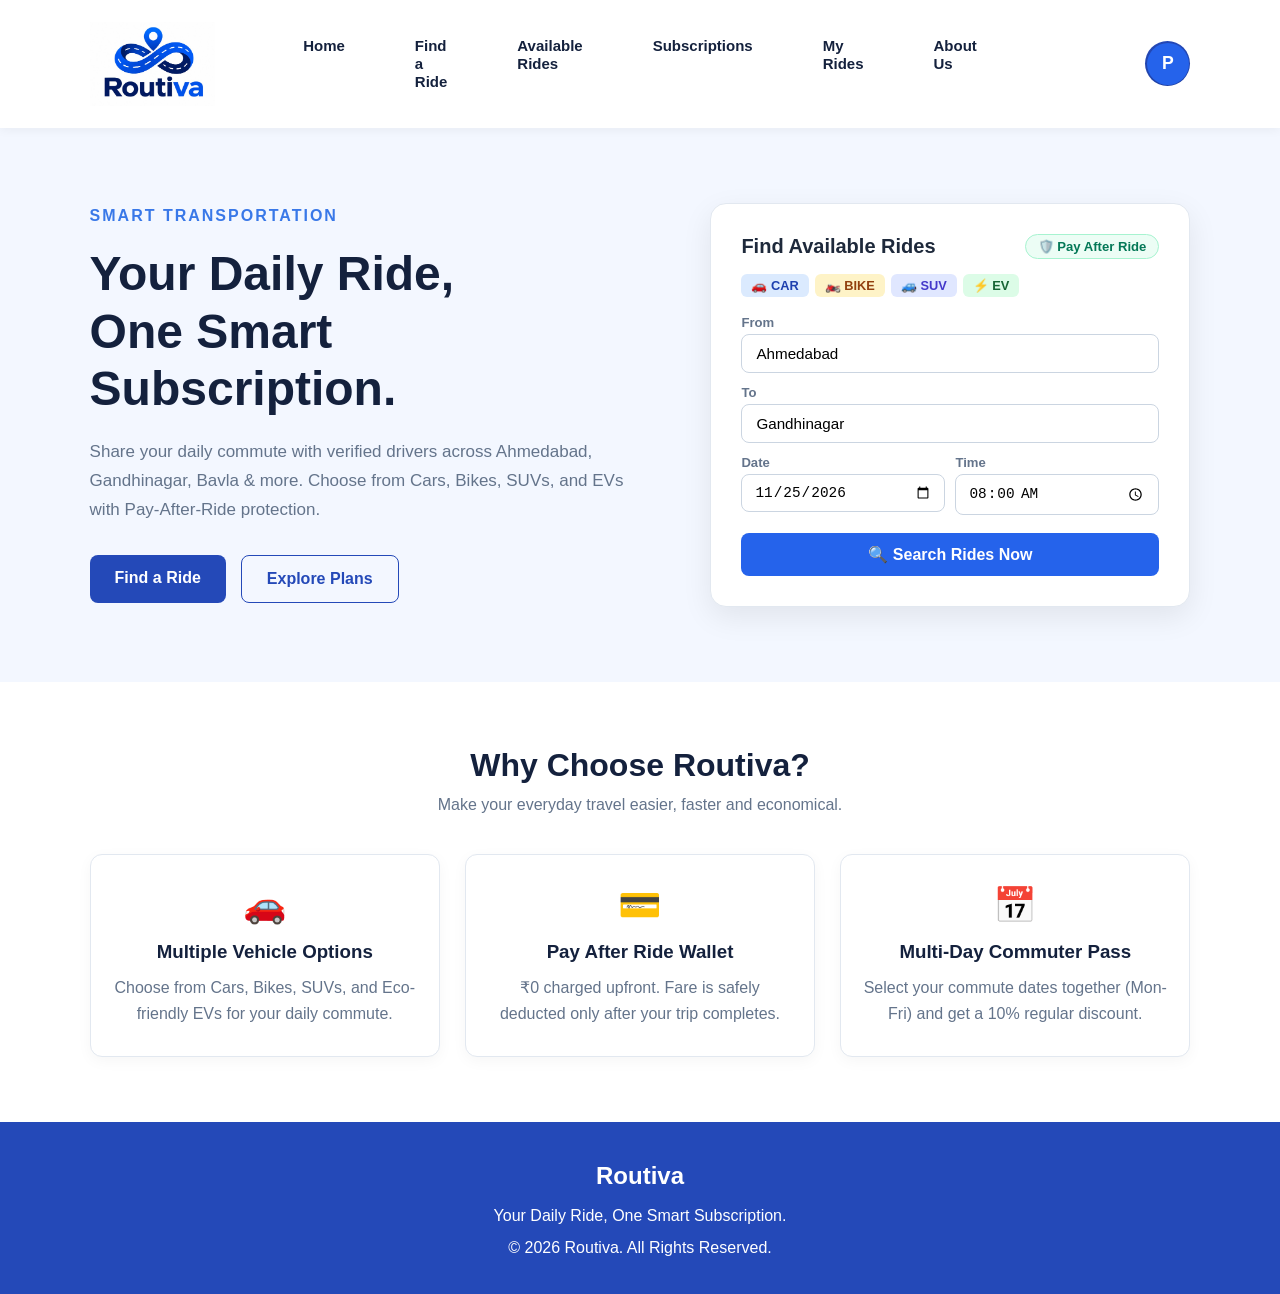
<file: index.html>
<!DOCTYPE html>
<html lang="en">

<head>
    <meta charset="UTF-8">
    <meta name="viewport" content="width=device-width, initial-scale=1.0">

    <title>Routiva - Smart Ride Sharing</title>

    <link rel="stylesheet" href="css/style.css">
</head>

<body>

    <!-- Navigation Bar -->
    <header>
        <nav class="navbar">

            <a href="index.html" class="subscription-brand">
                <img src="images/routiva-logo.png" alt="Routiva Logo" class="logo">
            </a>

            <ul class="nav-links">
                <li><a href="index.html" class="active">Home</a></li>
                <li><a href="search.html">Find a Ride</a></li>
                <li><a href="rides.html">Available Rides</a></li>
                <li><a href="subscription.html">Subscriptions</a></li>
                <li><a href="my-rides.html">My Rides</a></li>
                <li><a href="about.html">About Us</a></li>
            </ul>

            <div class="profile-avatar">
                <img src="images/profile-avatar.png" alt="Profile">
            </div>
        </nav>
    </header>


    <!-- Hero Section (Picture Image Removed - Replaced with Interactive Ride Search Card) -->
    <section class="hero">

        <div class="hero-content">

            <p class="tagline">SMART TRANSPORTATION</p>

            <h1>
                Your Daily Ride,<br>
                One Smart Subscription.
            </h1>

            <p class="description">
                Share your daily commute with verified drivers across Ahmedabad, Gandhinagar, Bavla & more. Choose from Cars, Bikes, SUVs, and EVs with Pay-After-Ride protection.
            </p>

            <div class="hero-buttons">
                <a href="search.html" class="primary-btn">
                    Find a Ride
                </a>

                <a href="subscription.html" class="secondary-btn">
                    Explore Plans
                </a>
            </div>

        </div>

        <!-- Clean Interactive Card (No Picture Image) -->
        <div class="hero-search-card" style="flex: 1; max-width: 480px; background: #ffffff; padding: 30px; border-radius: 16px; box-shadow: 0 10px 30px rgba(0,0,0,0.08); border: 1px solid #e2e8f0;">
            <div style="display: flex; align-items: center; justify-content: space-between; margin-bottom: 15px;">
                <h3 style="font-size: 1.25rem; color: #1e293b; font-weight: 700;">Find Available Rides</h3>
                <span class="pay-after-pill">🛡️ Pay After Ride</span>
            </div>

            <div style="display: flex; gap: 6px; margin-bottom: 18px; flex-wrap: wrap;">
                <span class="vehicle-tag car">🚗 Car</span>
                <span class="vehicle-tag bike">🏍️ Bike</span>
                <span class="vehicle-tag suv">🚙 SUV</span>
                <span class="vehicle-tag ev">⚡ EV</span>
            </div>

            <form action="rides.html" method="GET">
                <div style="margin-bottom: 12px;">
                    <label style="font-size: 0.82rem; font-weight: 600; color: #64748b; display: block; margin-bottom: 4px;">From</label>
                    <input type="text" name="from" value="Ahmedabad" placeholder="Starting location" required style="width: 100%; padding: 10px 14px; border: 1px solid #cbd5e1; border-radius: 8px; font-size: 0.95rem;">
                </div>

                <div style="margin-bottom: 12px;">
                    <label style="font-size: 0.82rem; font-weight: 600; color: #64748b; display: block; margin-bottom: 4px;">To</label>
                    <input type="text" name="to" value="Gandhinagar" placeholder="Destination" required style="width: 100%; padding: 10px 14px; border: 1px solid #cbd5e1; border-radius: 8px; font-size: 0.95rem;">
                </div>

                <div style="display: flex; gap: 10px; margin-bottom: 18px;">
                    <div style="flex: 1;">
                        <label style="font-size: 0.82rem; font-weight: 600; color: #64748b; display: block; margin-bottom: 4px;">Date</label>
                        <input type="date" name="date" value="2026-11-25" required style="width: 100%; padding: 9px 12px; border: 1px solid #cbd5e1; border-radius: 8px; font-size: 0.9rem;">
                    </div>
                    <div style="flex: 1;">
                        <label style="font-size: 0.82rem; font-weight: 600; color: #64748b; display: block; margin-bottom: 4px;">Time</label>
                        <input type="time" name="time" value="08:00" required style="width: 100%; padding: 9px 12px; border: 1px solid #cbd5e1; border-radius: 8px; font-size: 0.9rem;">
                    </div>
                </div>

                <button type="submit" style="width: 100%; padding: 12px; background: #2563eb; color: #ffffff; border: none; border-radius: 8px; font-weight: 700; font-size: 1rem; cursor: pointer; transition: background 0.2s;">
                    🔍 Search Rides Now
                </button>
            </form>
        </div>

    </section>


    <!-- Features Section -->
    <section class="features">

        <div class="section-heading">
            <h2>Why Choose Routiva?</h2>
            <p>Make your everyday travel easier, faster and economical.</p>
        </div>

        <div class="feature-container">

            <div class="feature-card">
                <div class="feature-icon">🚗</div>
                <h3>Multiple Vehicle Options</h3>
                <p>Choose from Cars, Bikes, SUVs, and Eco-friendly EVs for your daily commute.</p>
            </div>

            <div class="feature-card">
                <div class="feature-icon">💳</div>
                <h3>Pay After Ride Wallet</h3>
                <p>₹0 charged upfront. Fare is safely deducted only after your trip completes.</p>
            </div>

            <div class="feature-card">
                <div class="feature-icon">📅</div>
                <h3>Multi-Day Commuter Pass</h3>
                <p>Select your commute dates together (Mon-Fri) and get a 10% regular discount.</p>
            </div>

        </div>

    </section>


    <!-- Footer -->
    <footer>
        <h2>Routiva</h2>
        <p>Your Daily Ride, One Smart Subscription.</p>
        <p>© 2026 Routiva. All Rights Reserved.</p>
    </footer>


    <script src="js/script.js"></script>

</body>
</html>
</file>
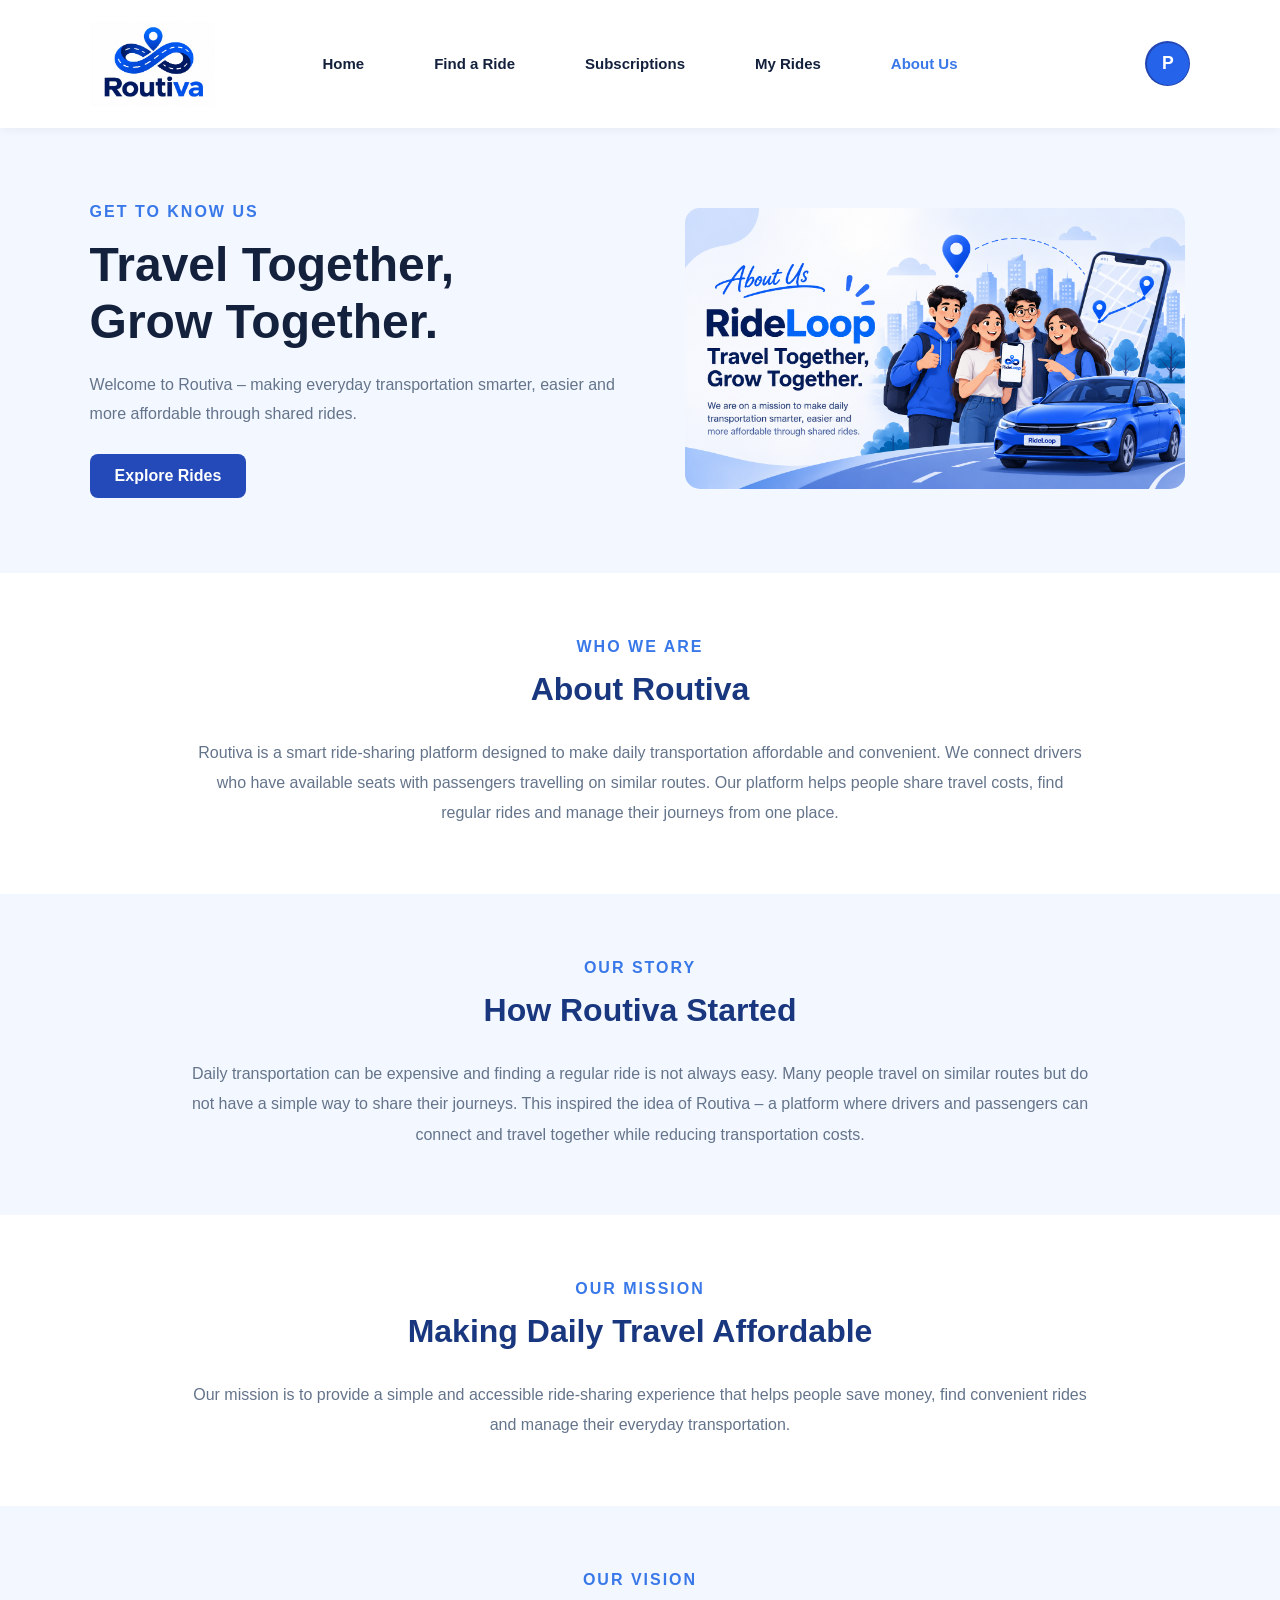
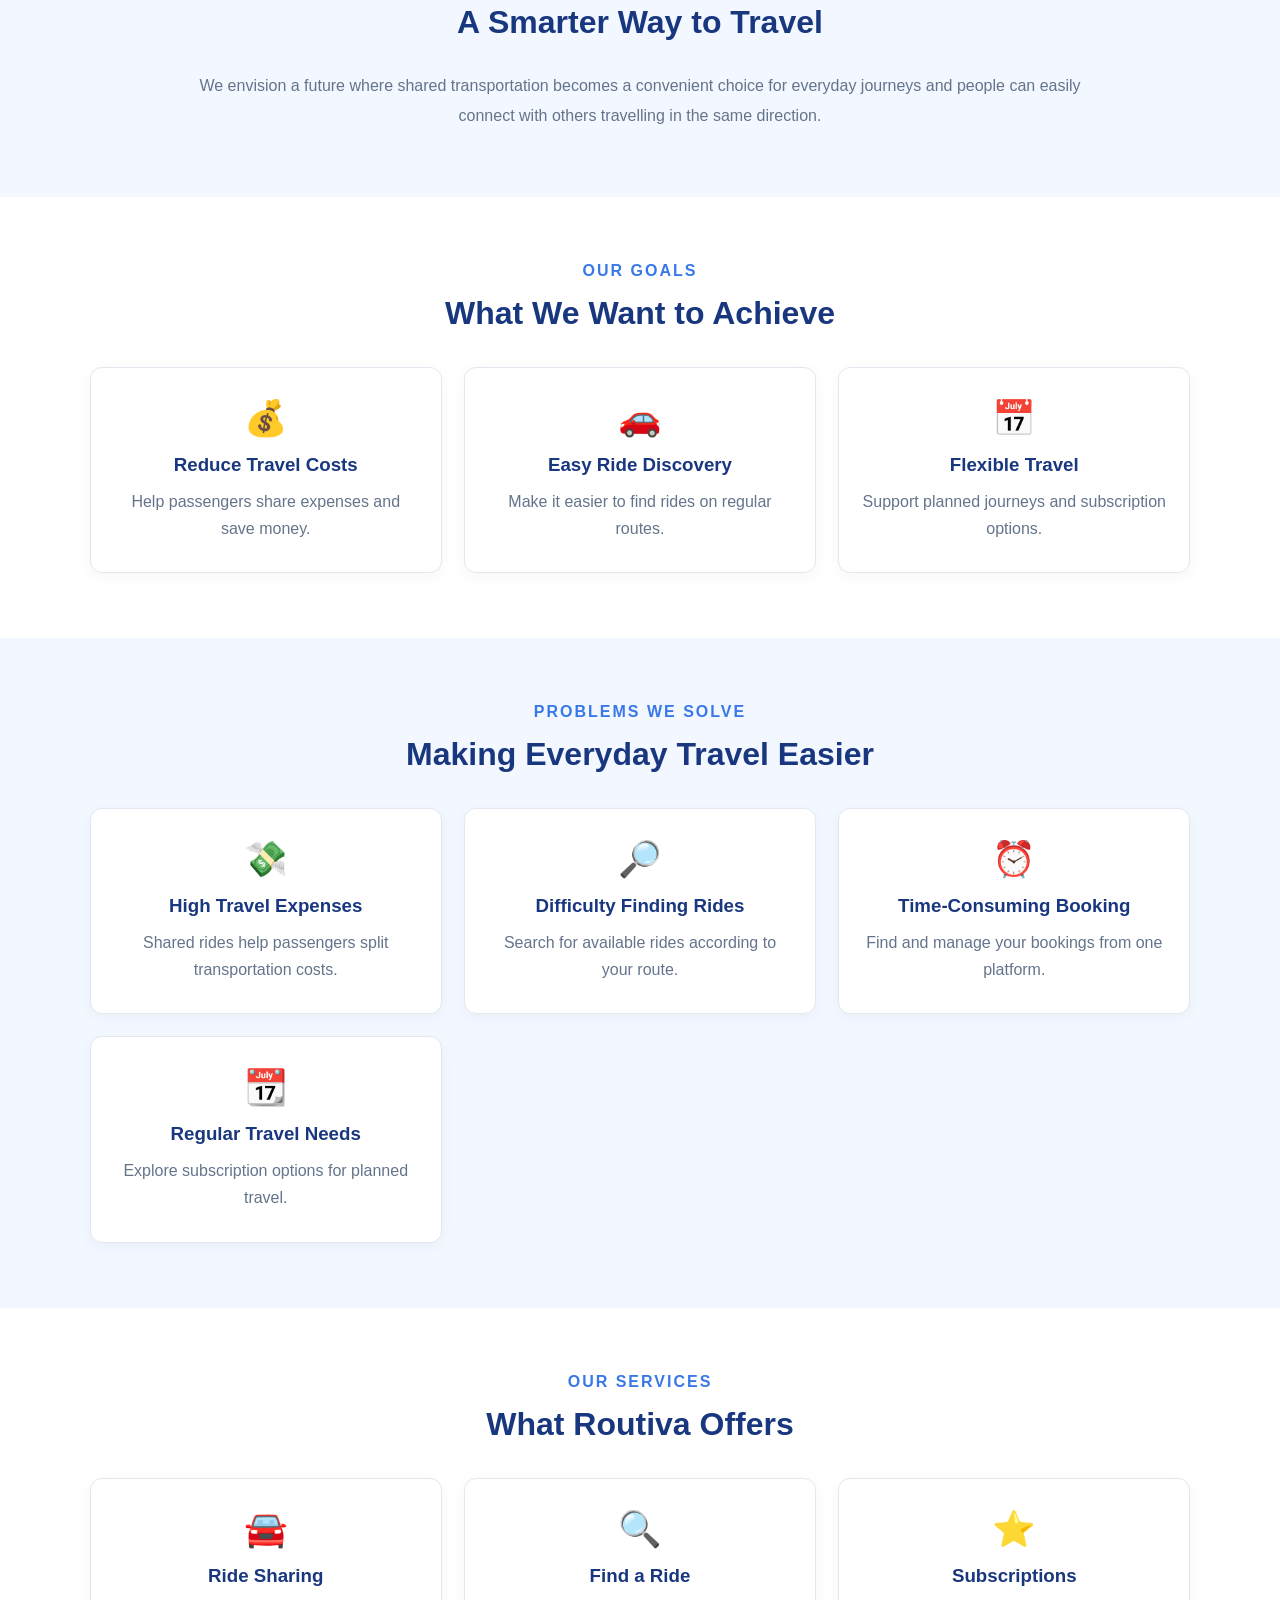
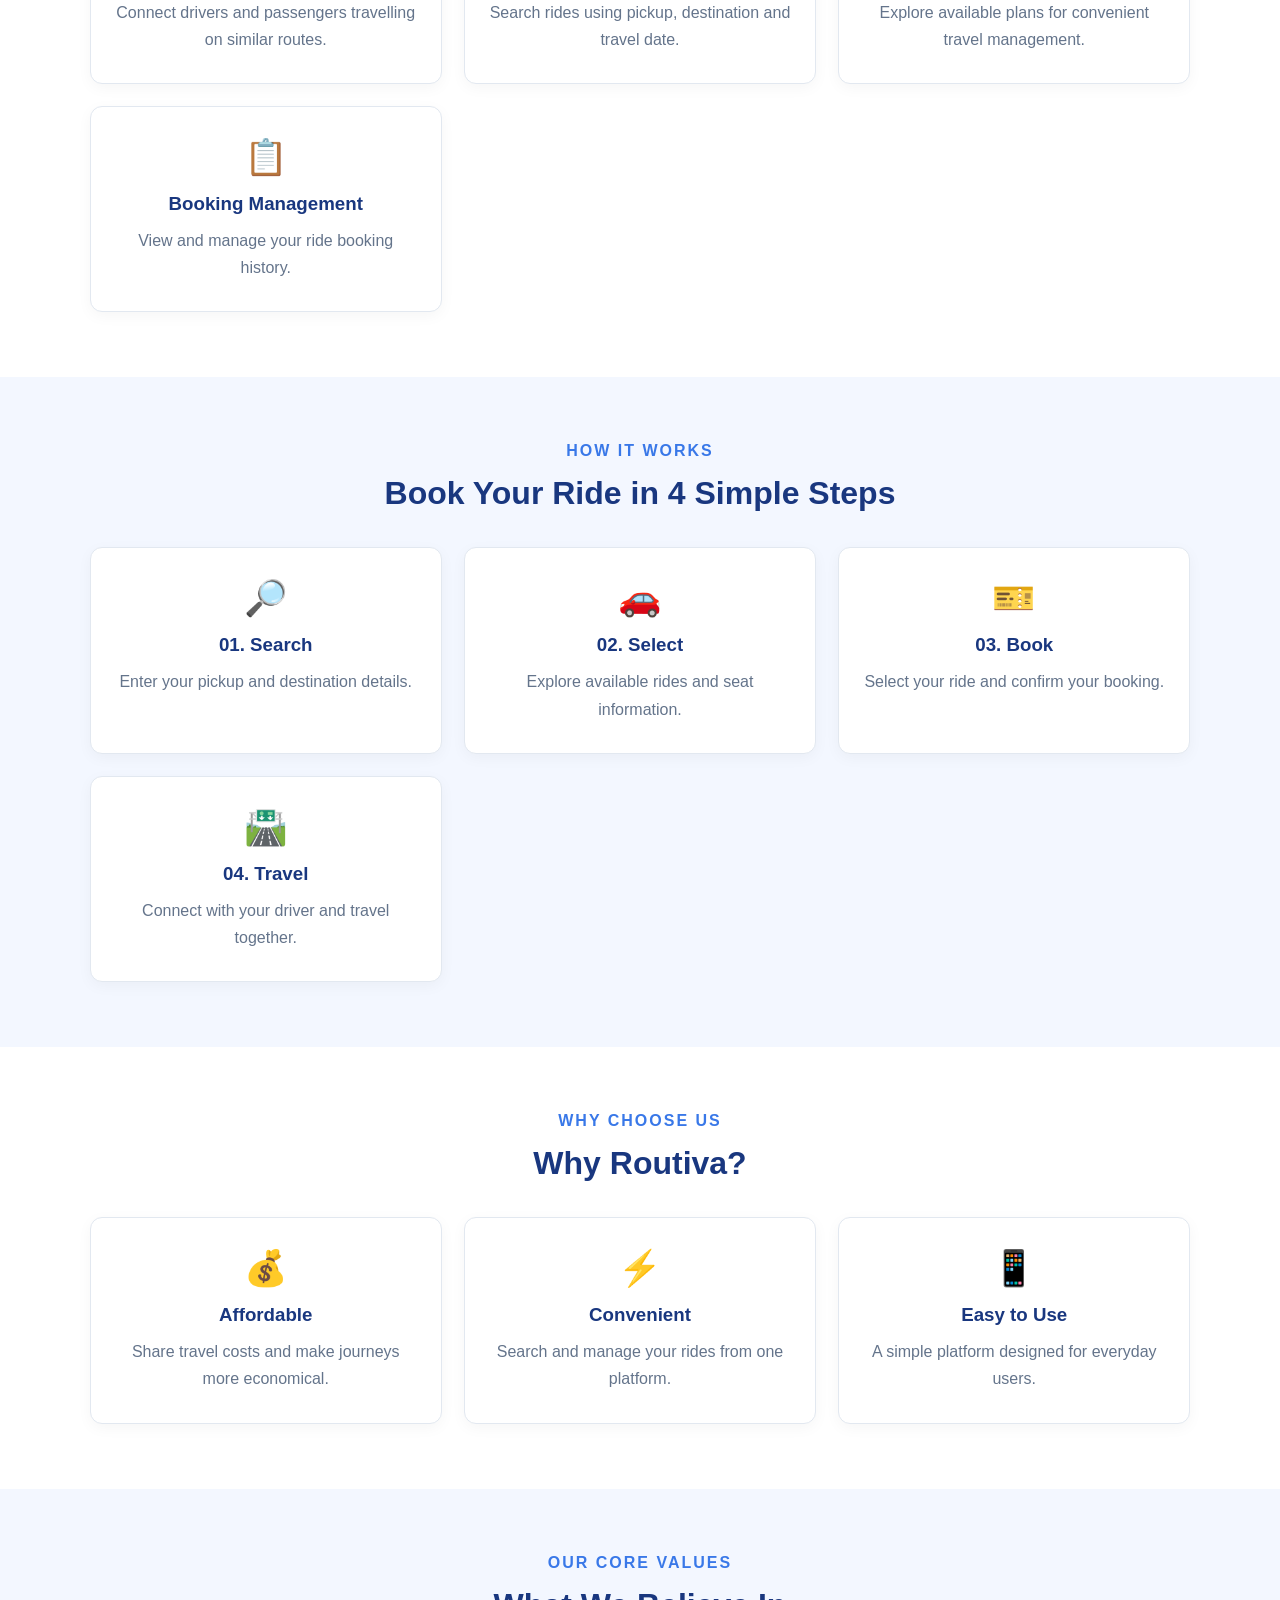
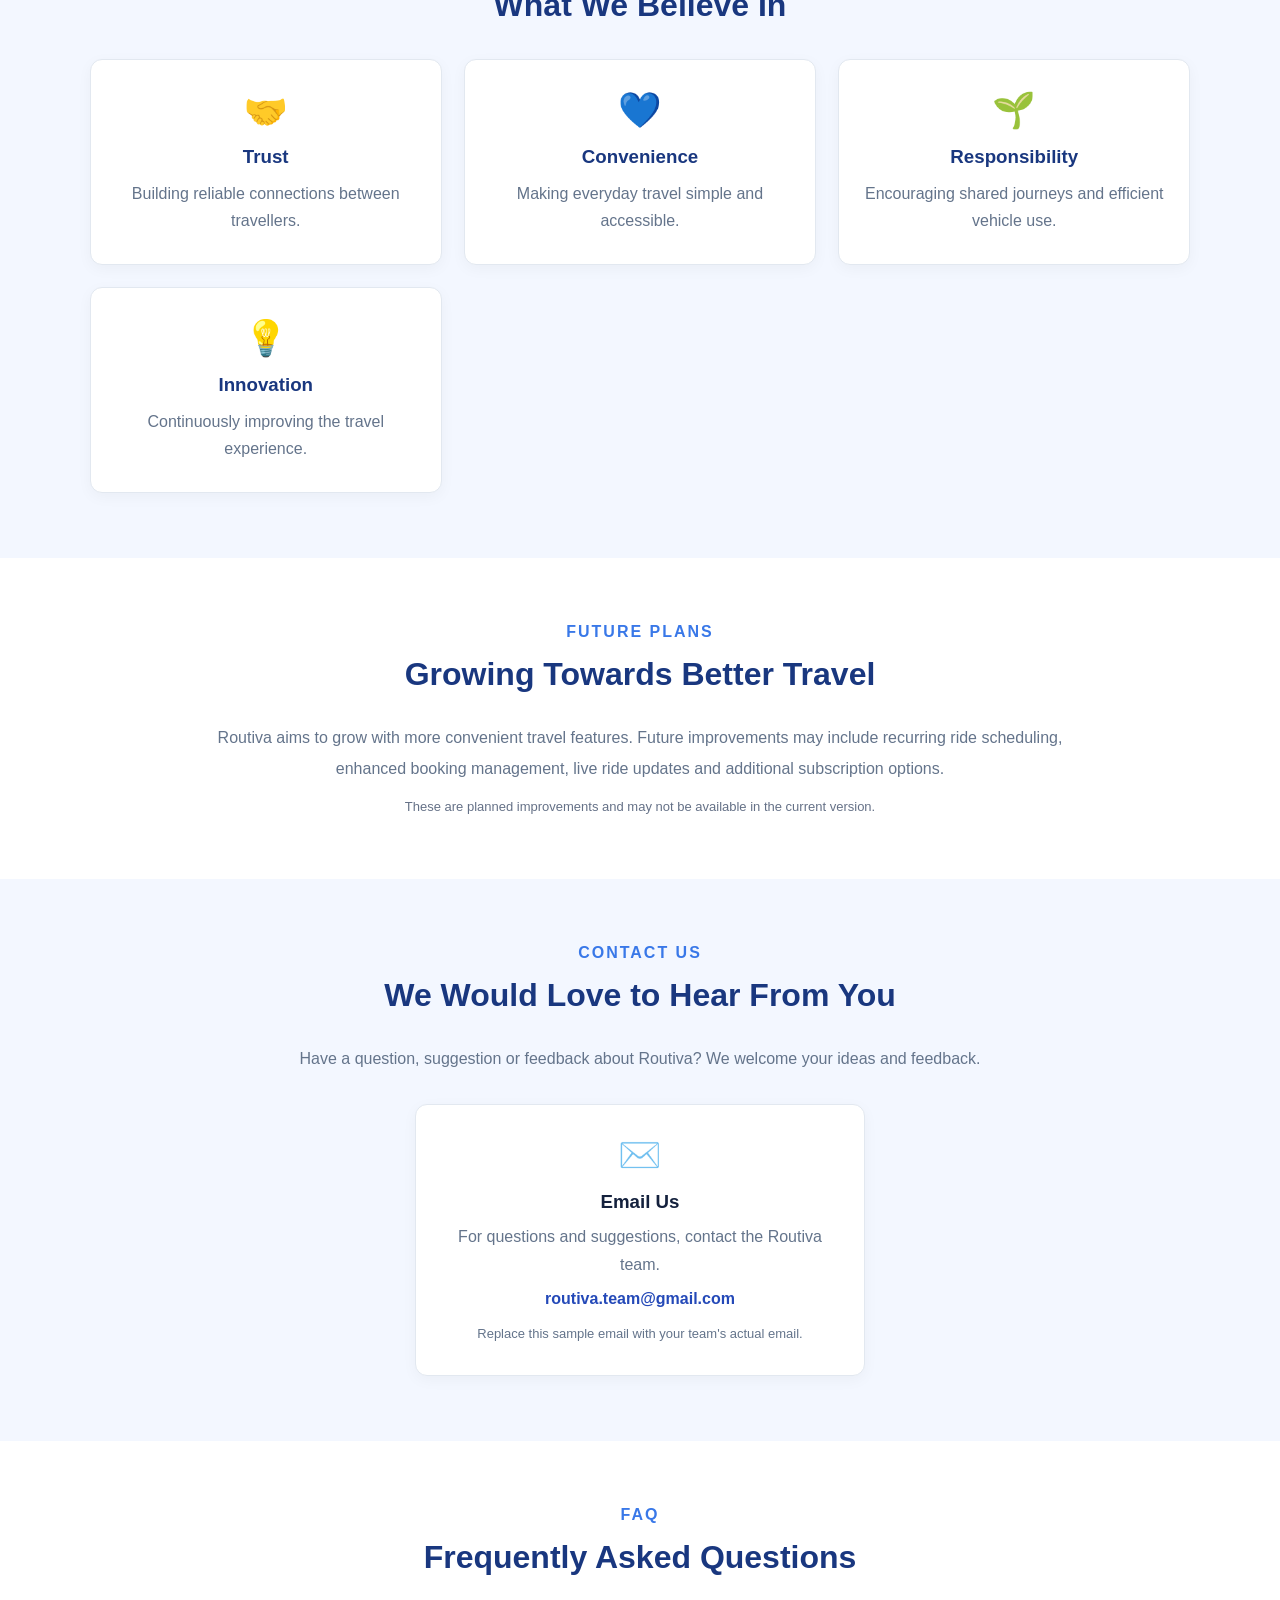
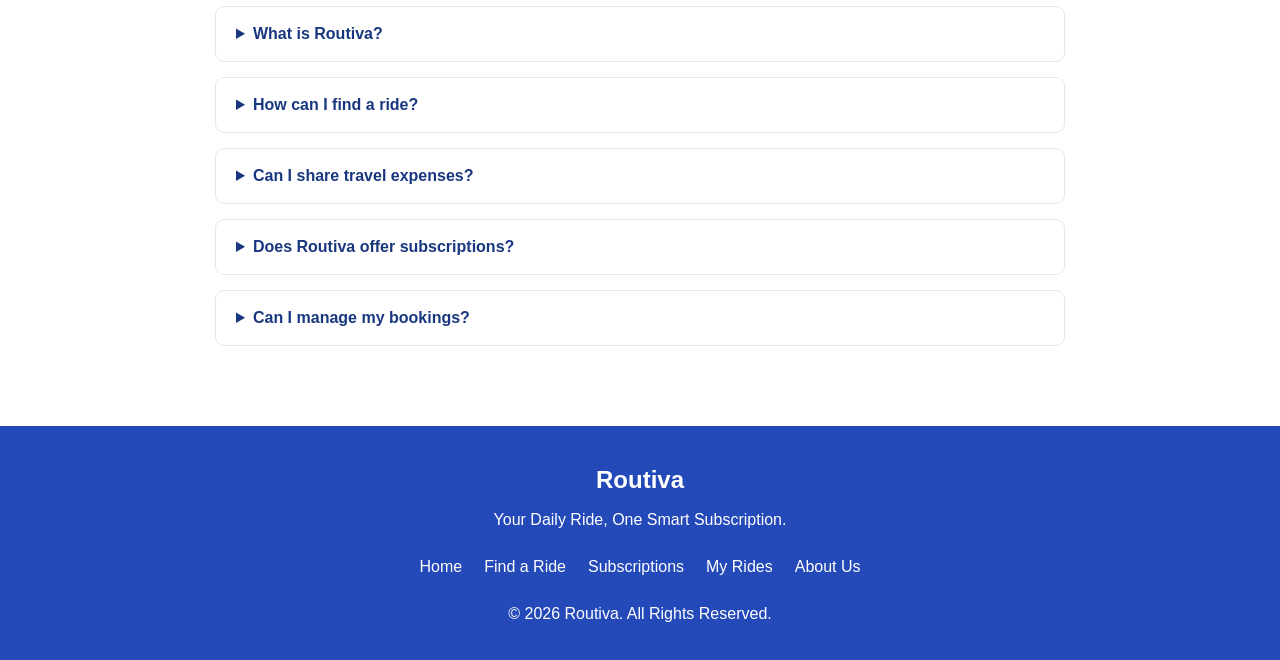
<file: about.html>
﻿
<!DOCTYPE html>
<html lang="en">

<head>
    <meta charset="UTF-8">
    <meta name="viewport" content="width=device-width, initial-scale=1.0">

    <title>About Us - Routiva</title>

    <link rel="stylesheet" href="css/style.css">
</head>

<body class="about-page">

    <!-- Navigation Bar -->
    <header>
        <nav class="navbar">

            <a href="index.html" class="subscription-brand">
                <img src="images/routiva-logo.png"
                     alt="Routiva Logo" class="logo">
            </a>

            <ul class="nav-links">
                <li><a href="index.html">Home</a></li>
                <li><a href="search.html">Find a Ride</a></li>
                <li><a href="subscription.html">Subscriptions</a></li>
                <li><a href="my-rides.html">My Rides</a></li>
                <li><a href="about.html" class="active">About Us</a></li>
            </ul>
            <div class="profile-avatar">
            <img src="images/profile-avatar.png" alt="Profile">
            </div>
        </nav>
        
    </header>


    <!-- 1. Hero Section -->
    <section class="about-hero">

        <div class="about-hero-content">
            <p class="about-tagline">GET TO KNOW US</p>

            <h1>Travel Together,<br>Grow Together.</h1>

            <p>
                Welcome to Routiva – making everyday transportation
                smarter, easier and more affordable through shared rides.
            </p>

            <a href="search.html" class="about-btn">
                Explore Rides
            </a>
        </div>

        <div class="about-hero-image">
            <img src="images/about.png"
                 alt="Routiva Community">
        </div>

    </section>


    <!-- 2. Who We Are -->
    <section class="about-section">

        <div class="about-heading">
            <p class="about-small-title">WHO WE ARE</p>
            <h2>About Routiva</h2>
        </div>

        <p class="about-description">
            Routiva is a smart ride-sharing platform designed to make
            daily transportation affordable and convenient. We connect
            drivers who have available seats with passengers travelling
            on similar routes.

            Our platform helps people share travel costs, find regular
            rides and manage their journeys from one place.
        </p>

    </section>


    <!-- 3. Our Story -->
    <section class="about-section about-light">

        <div class="about-heading">
            <p class="about-small-title">OUR STORY</p>
            <h2>How Routiva Started</h2>
        </div>

        <p class="about-description">
            Daily transportation can be expensive and finding a regular
            ride is not always easy. Many people travel on similar routes
            but do not have a simple way to share their journeys.

            This inspired the idea of Routiva – a platform where drivers
            and passengers can connect and travel together while reducing
            transportation costs.
        </p>

    </section>


    <!-- 4. Our Mission -->
    <section class="about-section">

        <div class="about-heading">
            <p class="about-small-title">OUR MISSION</p>
            <h2>Making Daily Travel Affordable</h2>
        </div>

        <p class="about-description">
            Our mission is to provide a simple and accessible ride-sharing
            experience that helps people save money, find convenient rides
            and manage their everyday transportation.
        </p>

    </section>


    <!-- 5. Our Vision -->
    <section class="about-section about-light">

        <div class="about-heading">
            <p class="about-small-title">OUR VISION</p>
            <h2>A Smarter Way to Travel</h2>
        </div>

        <p class="about-description">
            We envision a future where shared transportation becomes
            a convenient choice for everyday journeys and people can
            easily connect with others travelling in the same direction.
        </p>

    </section>


    <!-- 6. Our Goals -->
    <section class="about-section">

        <div class="about-heading">
            <p class="about-small-title">OUR GOALS</p>
            <h2>What We Want to Achieve</h2>
        </div>

        <div class="about-card-container">

            <div class="about-card">
                <div class="about-icon">💰</div>
                <h3>Reduce Travel Costs</h3>
                <p>Help passengers share expenses and save money.</p>
            </div>

            <div class="about-card">
                <div class="about-icon">🚗</div>
                <h3>Easy Ride Discovery</h3>
                <p>Make it easier to find rides on regular routes.</p>
            </div>

            <div class="about-card">
                <div class="about-icon">📅</div>
                <h3>Flexible Travel</h3>
                <p>Support planned journeys and subscription options.</p>
            </div>

        </div>

    </section>


    <!-- 7. Problems We Solve -->
    <section class="about-section about-light">

        <div class="about-heading">
            <p class="about-small-title">PROBLEMS WE SOLVE</p>
            <h2>Making Everyday Travel Easier</h2>
        </div>

        <div class="about-card-container">

            <div class="about-card">
                <div class="about-icon">💸</div>
                <h3>High Travel Expenses</h3>
                <p>Shared rides help passengers split transportation costs.</p>
            </div>

            <div class="about-card">
                <div class="about-icon">🔎</div>
                <h3>Difficulty Finding Rides</h3>
                <p>Search for available rides according to your route.</p>
            </div>

            <div class="about-card">
                <div class="about-icon">⏰</div>
                <h3>Time-Consuming Booking</h3>
                <p>Find and manage your bookings from one platform.</p>
            </div>

            <div class="about-card">
                <div class="about-icon">📆</div>
                <h3>Regular Travel Needs</h3>
                <p>Explore subscription options for planned travel.</p>
            </div>

        </div>

    </section>


    <!-- 8. Our Services -->
    <section class="about-section">

        <div class="about-heading">
            <p class="about-small-title">OUR SERVICES</p>
            <h2>What Routiva Offers</h2>
        </div>

        <div class="about-card-container">

            <div class="about-card">
                <div class="about-icon">🚘</div>
                <h3>Ride Sharing</h3>
                <p>Connect drivers and passengers travelling on similar routes.</p>
            </div>

            <div class="about-card">
                <div class="about-icon">🔍</div>
                <h3>Find a Ride</h3>
                <p>Search rides using pickup, destination and travel date.</p>
            </div>

            <div class="about-card">
                <div class="about-icon">⭐</div>
                <h3>Subscriptions</h3>
                <p>Explore available plans for convenient travel management.</p>
            </div>

            <div class="about-card">
                <div class="about-icon">📋</div>
                <h3>Booking Management</h3>
                <p>View and manage your ride booking history.</p>
            </div>

        </div>

    </section>


    <!-- 9. How It Works -->
    <section class="about-section about-light">

        <div class="about-heading">
            <p class="about-small-title">HOW IT WORKS</p>
            <h2>Book Your Ride in 4 Simple Steps</h2>
        </div>

        <div class="about-card-container">

            <div class="about-card">
                <div class="about-icon">🔎</div>
                <h3>01. Search</h3>
                <p>Enter your pickup and destination details.</p>
            </div>

            <div class="about-card">
                <div class="about-icon">🚗</div>
                <h3>02. Select</h3>
                <p>Explore available rides and seat information.</p>
            </div>

            <div class="about-card">
                <div class="about-icon">🎫</div>
                <h3>03. Book</h3>
                <p>Select your ride and confirm your booking.</p>
            </div>

            <div class="about-card">
                <div class="about-icon">🛣️</div>
                <h3>04. Travel</h3>
                <p>Connect with your driver and travel together.</p>
            </div>

        </div>

    </section>


    <!-- 10. Why Choose Us -->
    <section class="about-section">

        <div class="about-heading">
            <p class="about-small-title">WHY CHOOSE US</p>
            <h2>Why Routiva?</h2>
        </div>

        <div class="about-card-container">

            <div class="about-card">
                <div class="about-icon">💰</div>
                <h3>Affordable</h3>
                <p>Share travel costs and make journeys more economical.</p>
            </div>

            <div class="about-card">
                <div class="about-icon">⚡</div>
                <h3>Convenient</h3>
                <p>Search and manage your rides from one platform.</p>
            </div>

            <div class="about-card">
                <div class="about-icon">📱</div>
                <h3>Easy to Use</h3>
                <p>A simple platform designed for everyday users.</p>
            </div>

        </div>

    </section>


    <!-- 11. Core Values -->
    <section class="about-section about-light">

        <div class="about-heading">
            <p class="about-small-title">OUR CORE VALUES</p>
            <h2>What We Believe In</h2>
        </div>

        <div class="about-card-container">

            <div class="about-card">
                <div class="about-icon">🤝</div>
                <h3>Trust</h3>
                <p>Building reliable connections between travellers.</p>
            </div>

            <div class="about-card">
                <div class="about-icon">💙</div>
                <h3>Convenience</h3>
                <p>Making everyday travel simple and accessible.</p>
            </div>

            <div class="about-card">
                <div class="about-icon">🌱</div>
                <h3>Responsibility</h3>
                <p>Encouraging shared journeys and efficient vehicle use.</p>
            </div>

            <div class="about-card">
                <div class="about-icon">💡</div>
                <h3>Innovation</h3>
                <p>Continuously improving the travel experience.</p>
            </div>

        </div>

    </section>


    <!-- 12. Future Plans -->
    <section class="about-section">

        <div class="about-heading">
            <p class="about-small-title">FUTURE PLANS</p>
            <h2>Growing Towards Better Travel</h2>
        </div>

        <p class="about-description">
            Routiva aims to grow with more convenient travel features.
            Future improvements may include recurring ride scheduling,
            enhanced booking management, live ride updates and additional
            subscription options.
        </p>

        <p class="about-note">
            These are planned improvements and may not be available in
            the current version.
        </p>

    </section>


    <!-- 13. Contact Us -->
    <section class="about-section about-light">

        <div class="about-heading">
            <p class="about-small-title">CONTACT US</p>
            <h2>We Would Love to Hear From You</h2>
        </div>

        <p class="about-description">
            Have a question, suggestion or feedback about Routiva?
            We welcome your ideas and feedback.
        </p>

        <div class="contact-card">
            <div class="about-icon">✉️</div>
            <h3>Email Us</h3>
            <p>For questions and suggestions, contact the Routiva team.</p>
            <a href="mailto:routiva.team@gmail.com">
                routiva.team@gmail.com
            </a>
            <p class="about-note">
                Replace this sample email with your team's actual email.
            </p>
        </div>

    </section>


    <!-- 14. FAQ -->
    <section class="about-section">

        <div class="about-heading">
            <p class="about-small-title">FAQ</p>
            <h2>Frequently Asked Questions</h2>
        </div>

        <div class="faq-container">

            <details class="faq-item">
                <summary>What is Routiva?</summary>
                <p>
                    Routiva is a ride-sharing platform that connects
                    drivers and passengers travelling on similar routes.
                </p>
            </details>

            <details class="faq-item">
                <summary>How can I find a ride?</summary>
                <p>
                    Visit the Find a Ride page, enter your route and
                    travel date, and explore available rides.
                </p>
            </details>

            <details class="faq-item">
                <summary>Can I share travel expenses?</summary>
                <p>
                    Yes. Routiva helps passengers share transportation
                    costs with other travellers.
                </p>
            </details>

            <details class="faq-item">
                <summary>Does Routiva offer subscriptions?</summary>
                <p>
                    Routiva includes a subscription section where users
                    can explore available travel plans.
                </p>
            </details>

            <details class="faq-item">
                <summary>Can I manage my bookings?</summary>
                <p>
                    Yes. You can view your bookings from the My Rides page.
                </p>
            </details>

        </div>

    </section>


    <!-- 15. Footer -->
    <footer>
        <h2>Routiva</h2>
        <p>Your Daily Ride, One Smart Subscription.</p>

        <div class="about-footer-links">
            <a href="index.html">Home</a>
            <a href="search.html">Find a Ride</a>
            <a href="subscription.html">Subscriptions</a>
            <a href="my-rides.html">My Rides</a>
            <a href="about.html">About Us</a>
        </div>

        <p>© 2026 Routiva. All Rights Reserved.</p>
    </footer>


    <script src="js/script.js"></script>

</body>
</html>
</file>
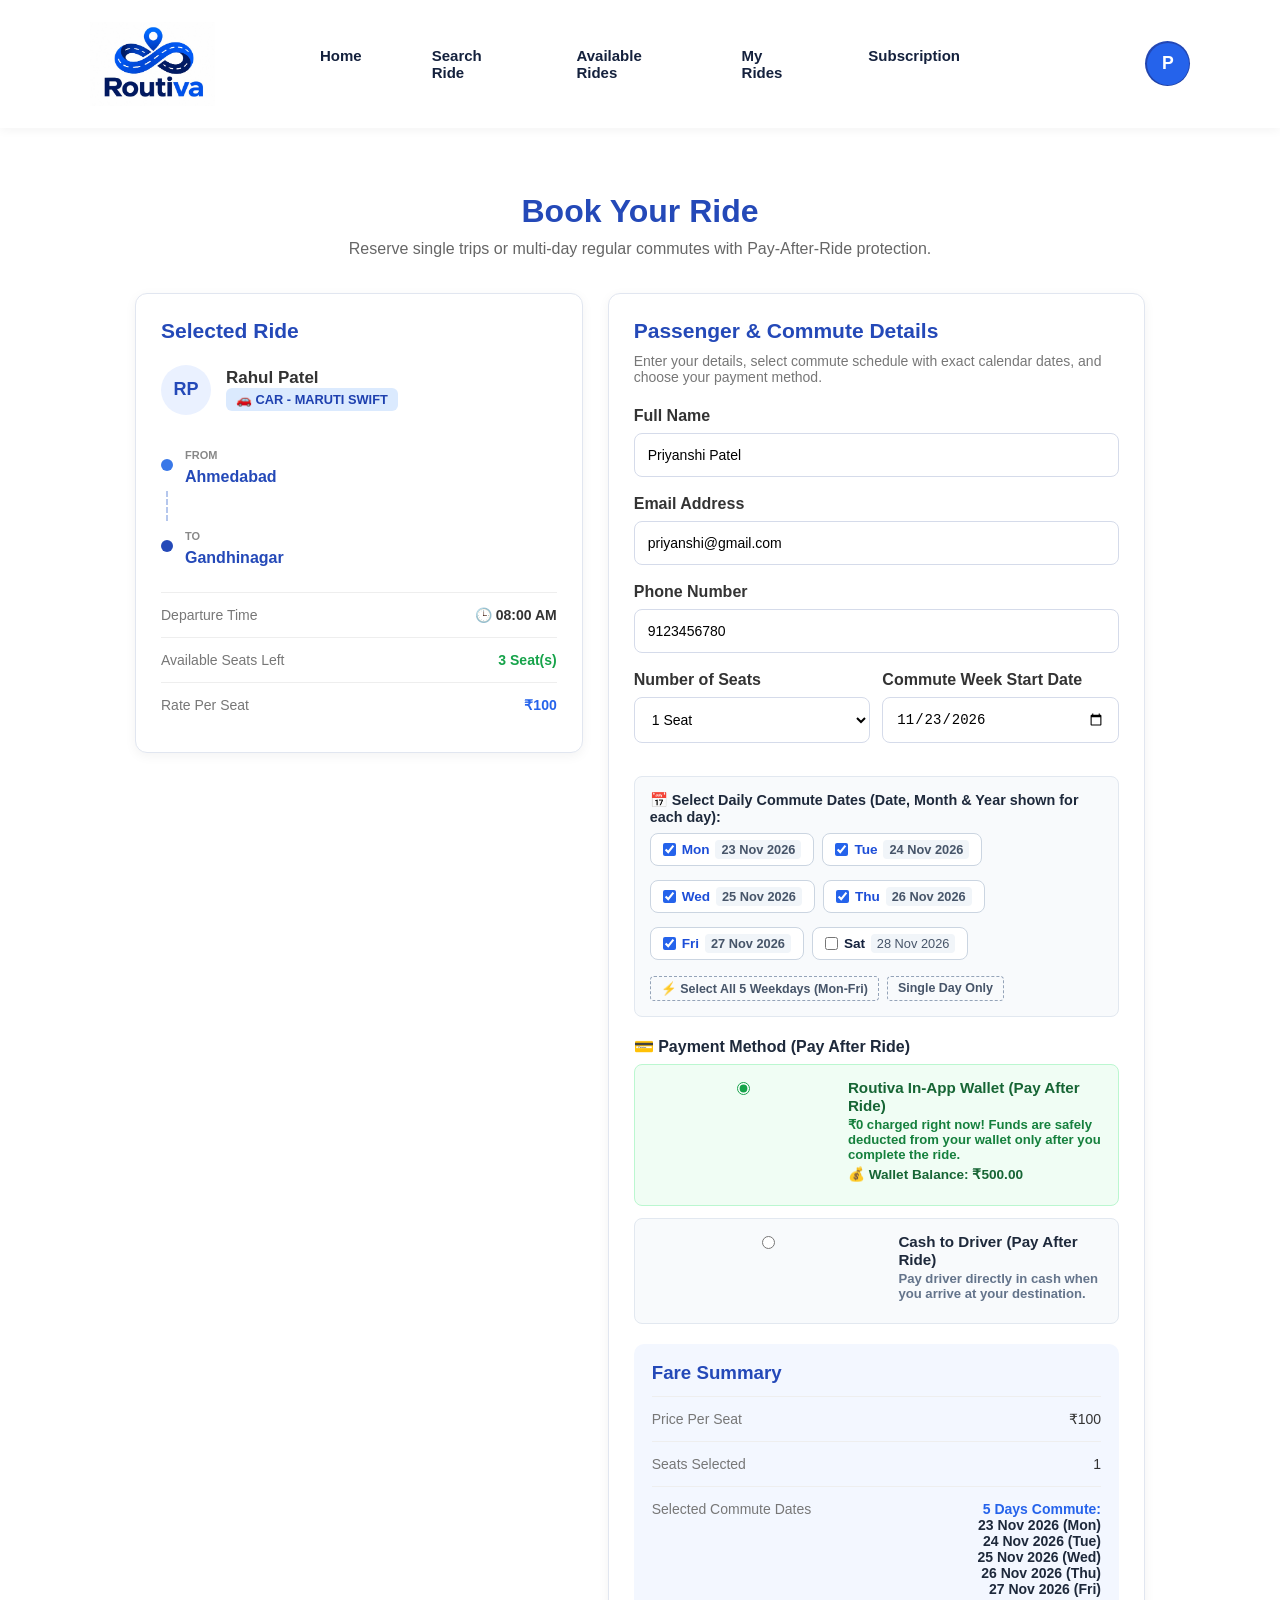
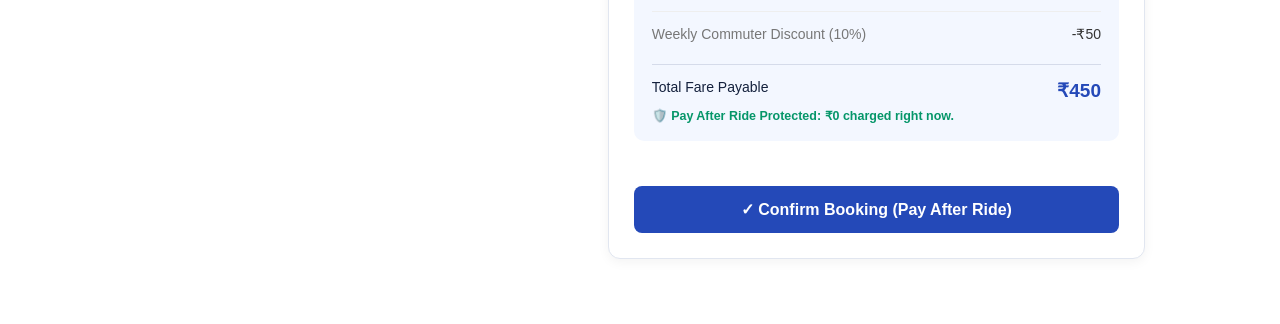
<file: booking.html>
<!DOCTYPE html>
<html lang="en">
<head>
    <meta charset="UTF-8">
    <meta name="viewport" content="width=device-width, initial-scale=1.0">
    <title>Book Ride - Routiva</title>
    <link rel="stylesheet" href="css/style.css">
</head>

<body>

    <!-- Navbar -->
    <nav class="navbar">
        <a href="index.html" class="subscription-brand">
            <img src="images/routiva-logo.png" alt="Routiva Logo" class="logo">
        </a>
        <div class="nav-links">
            <a href="index.html">Home</a>
            <a href="search.html">Search Ride</a>
            <a href="rides.html">Available Rides</a>
            <a href="my-rides.html">My Rides</a>
            <a href="subscription.html">Subscription</a>
        </div>
        <div class="profile-avatar">
            <img src="images/profile-avatar.png" alt="Profile">
        </div>
    </nav>

    <!-- Booking Section -->
    <section class="booking-section">

        <div class="booking-heading">
            <h1>Book Your Ride</h1>
            <p>Reserve single trips or multi-day regular commutes with Pay-After-Ride protection.</p>
        </div>

        <div class="booking-layout">

            <!-- Selected Ride Details -->
            <div class="selected-ride">
                <h2>Selected Ride</h2>
                <div id="selectedRideDetails">
                    <p style="color:#6b7280;">Loading ride details...</p>
                </div>
            </div>

            <!-- Booking Form -->
            <div class="booking-form-container">

                <h2>Passenger & Commute Details</h2>
                <p class="booking-subtitle">
                    Enter your details, select commute schedule with exact calendar dates, and choose your payment method.
                </p>

                <form id="bookingForm">

                    <div class="form-group">
                        <label for="passengerName">Full Name</label>
                        <input type="text" id="passengerName" placeholder="Enter your full name" required>
                    </div>

                    <div class="form-group">
                        <label for="passengerEmail">Email Address</label>
                        <input type="email" id="passengerEmail" placeholder="Enter your email" required>
                    </div>

                    <div class="form-group">
                        <label for="passengerPhone">Phone Number</label>
                        <input type="tel" id="passengerPhone" placeholder="Enter 10-digit mobile number" required pattern="[0-9]{10}">
                    </div>

                    <div style="display: flex; gap: 12px; flex-wrap: wrap;">
                        <div class="form-group" style="flex: 1; min-width: 160px;">
                            <label for="bookingSeats">Number of Seats</label>
                            <select id="bookingSeats" required>
                                <option value="1">1 Seat</option>
                                <option value="2">2 Seats</option>
                                <option value="3">3 Seats</option>
                                <option value="4">4 Seats</option>
                            </select>
                        </div>
                        <div class="form-group" style="flex: 1; min-width: 160px;">
                            <label for="commuteStartDate">Commute Week Start Date</label>
                            <input type="date" id="commuteStartDate" value="2026-11-23" required>
                        </div>
                    </div>

                    <!-- Multi-Day Commute Selector with Full Date, Month, and Year ("je daily ride ma days select thay ema date ane month and year dekhye") -->
                    <div class="days-selector-wrapper">
                        <label class="title">
                            📅 Select Daily Commute Dates (Date, Month & Year shown for each day):
                        </label>
                        <div class="days-pills-row" id="commuteDaysPills">
                            <!-- Populated dynamically with full Date, Month, Year by script.js -->
                        </div>
                        <div class="day-quick-btns">
                            <button type="button" class="day-quick-btn" id="btnAllWeekdays">⚡ Select All 5 Weekdays (Mon-Fri)</button>
                            <button type="button" class="day-quick-btn" id="btnSingleDay">Single Day Only</button>
                        </div>
                    </div>

                    <!-- Payment Method with Pay-After-Ride & Wallet Balance -->
                    <div class="form-group" style="margin-top: 20px;">
                        <label style="font-weight: 700; color: #1e293b; margin-bottom: 8px; display: block;">
                            💳 Payment Method (Pay After Ride)
                        </label>
                        <div style="background: #f0fdf4; border: 1px solid #bbf7d0; border-radius: 8px; padding: 14px; margin-bottom: 12px;">
                            <label style="display: flex; align-items: flex-start; gap: 10px; cursor: pointer;">
                                <input type="radio" name="paymentMethod" value="WALLET_AFTER_RIDE" checked style="margin-top: 3px; accent-color: #16a34a;">
                                <div>
                                    <strong style="color: #166534; font-size: 0.95rem;">Routiva In-App Wallet (Pay After Ride)</strong>
                                    <p style="font-size: 0.82rem; color: #15803d; margin-top: 2px;">
                                        ₹0 charged right now! Funds are safely deducted from your wallet only after you complete the ride.
                                    </p>
                                    <span style="display: inline-block; margin-top: 4px; font-size: 0.85rem; font-weight: 700; color: #166534;" id="walletBalanceDisplay">
                                        💰 Wallet Balance: ₹500.00
                                    </span>
                                </div>
                            </label>
                        </div>

                        <div style="background: #f8fafc; border: 1px solid #e2e8f0; border-radius: 8px; padding: 14px;">
                            <label style="display: flex; align-items: flex-start; gap: 10px; cursor: pointer;">
                                <input type="radio" name="paymentMethod" value="CASH_AFTER_RIDE" style="margin-top: 3px; accent-color: #2563eb;">
                                <div>
                                    <strong style="color: #1e293b; font-size: 0.95rem;">Cash to Driver (Pay After Ride)</strong>
                                    <p style="font-size: 0.82rem; color: #64748b; margin-top: 2px;">
                                        Pay driver directly in cash when you arrive at your destination.
                                    </p>
                                </div>
                            </label>
                        </div>
                    </div>

                    <!-- Fare Summary with Full Dates -->
                    <div class="fare-summary" id="fareSummaryBox" style="margin-top: 20px;">
                        <h3>Fare Summary</h3>
                        <div class="fare-row">
                            <span>Price Per Seat</span>
                            <span id="fareRate">₹100</span>
                        </div>
                        <div class="fare-row">
                            <span>Seats Selected</span>
                            <span id="fareSeats">1</span>
                        </div>
                        <div class="fare-row" style="align-items: flex-start;">
                            <span>Selected Commute Dates</span>
                            <span id="fareDays" style="text-align: right; max-width: 65%; font-weight: 600; color: #1e293b;">Calculating dates...</span>
                        </div>
                        <div class="fare-row" id="discountRow" style="display: none; color: #16a34a;">
                            <span>Weekly Commuter Discount (10%)</span>
                            <span id="discountAmount">-₹0</span>
                        </div>
                        <div class="fare-total">
                            <span>Total Fare Payable</span>
                            <strong id="fareTotalAmount">₹100</strong>
                        </div>
                        <p style="font-size: 0.78rem; color: #059669; margin-top: 6px; font-weight: 600;">
                            🛡️ Pay After Ride Protected: ₹0 charged right now.
                        </p>
                    </div>

                    <button type="submit" class="login-submit" style="margin-top: 20px;">
                        ✓ Confirm Booking (Pay After Ride)
                    </button>

                </form>

            </div>

        </div>

    </section>

    <script src="js/script.js"></script>
</body>
</html>
</file>
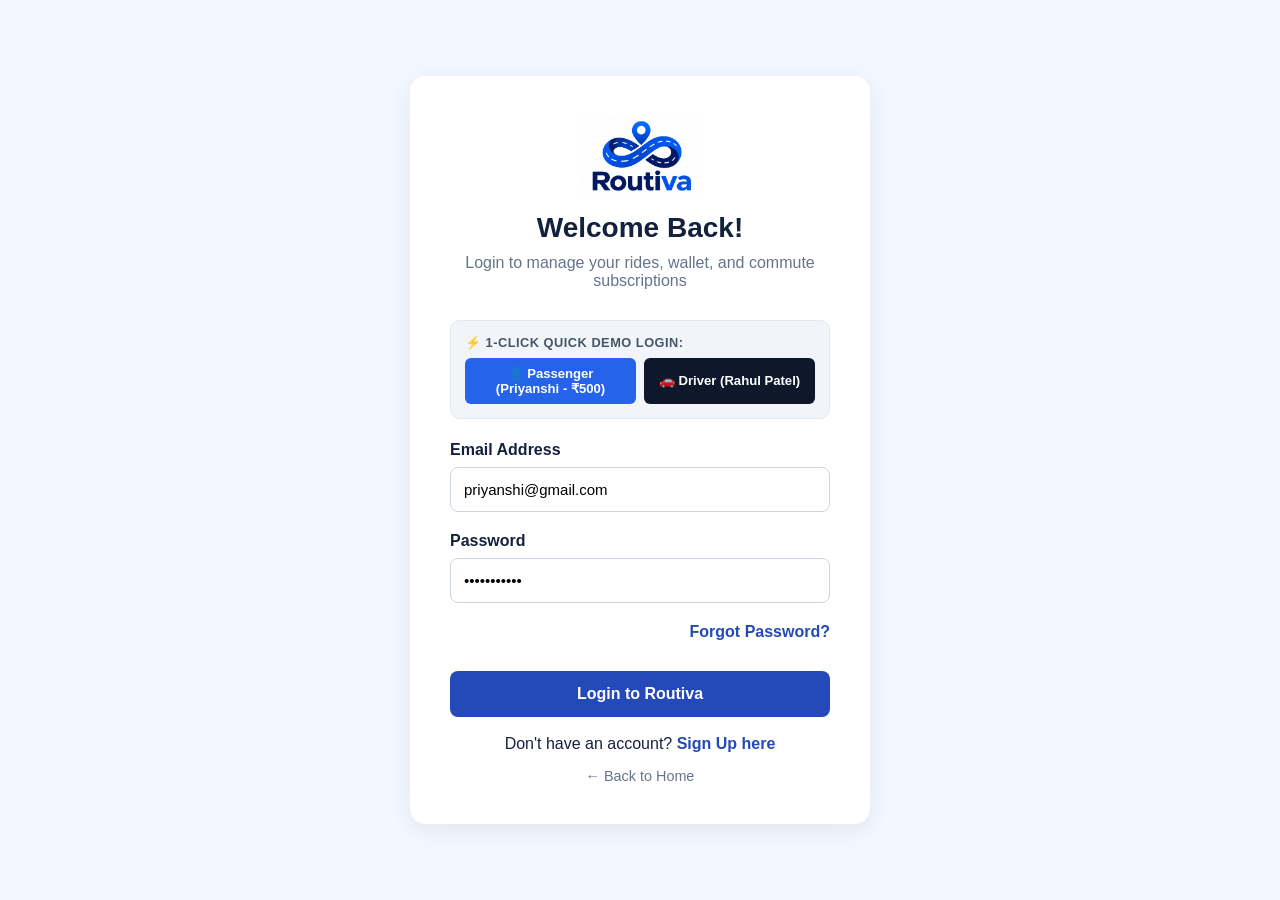
<file: login.html>
<!DOCTYPE html>
<html lang="en">

<head>
    <meta charset="UTF-8">
    <meta name="viewport" content="width=device-width, initial-scale=1.0">
    <title>Login - Routiva</title>
    <link rel="stylesheet" href="css/style.css">
</head>

<body class="login-page">

    <div class="login-container" style="max-width: 460px;">

        <a href="index.html" class="subscription-brand">
            <img src="images/routiva-logo.png" alt="Routiva Logo" class="logo" style="margin: 0 auto 12px auto;">
        </a>

        <h1>Welcome Back!</h1>
        <p class="login-subtitle">Login to manage your rides, wallet, and commute subscriptions</p>

        <!-- Quick 1-Click Demo Login Buttons -->
        <div style="background: #f1f5f9; border: 1px solid #e2e8f0; border-radius: 10px; padding: 14px; margin-bottom: 22px;">
            <span style="font-size: 0.8rem; font-weight: 700; color: #475569; text-transform: uppercase; letter-spacing: 0.5px; display: block; margin-bottom: 8px;">
                ⚡ 1-Click Quick Demo Login:
            </span>
            <div style="display: flex; gap: 8px; flex-wrap: wrap;">
                <button type="button" id="quickLoginPassenger" style="flex: 1; padding: 8px 12px; background: #2563eb; color: #fff; border: none; border-radius: 6px; font-weight: 600; font-size: 0.82rem; cursor: pointer; display: flex; align-items: center; justify-content: center; gap: 6px;">
                    👤 Passenger (Priyanshi - ₹500)
                </button>
                <button type="button" id="quickLoginDriver" style="flex: 1; padding: 8px 12px; background: #0f172a; color: #fff; border: none; border-radius: 6px; font-weight: 600; font-size: 0.82rem; cursor: pointer; display: flex; align-items: center; justify-content: center; gap: 6px;">
                    🚗 Driver (Rahul Patel)
                </button>
            </div>
        </div>

        <form id="loginForm">

            <div class="form-group">
                <label for="email">Email Address</label>
                <input
                    type="email"
                    id="email"
                    placeholder="e.g. priyanshi@gmail.com"
                    value="priyanshi@gmail.com"
                    required>
            </div>

            <div class="form-group">
                <label for="password">Password</label>
                <input
                    type="password"
                    id="password"
                    placeholder="Enter your password"
                    value="password123"
                    required>
            </div>

            <div class="forgot-password">
                <a href="#">Forgot Password?</a>
            </div>

            <button type="submit" class="login-submit" style="margin-top: 10px;">
                Login to Routiva
            </button>

        </form>

        <p class="signup-text" style="margin-top: 18px;">
            Don't have an account?
            <a href="signup.html">Sign Up here</a>
        </p>

        <a href="index.html" class="back-home" style="display: block; text-align: center; margin-top: 15px; color: #64748b; text-decoration: none; font-size: 0.9rem;">
            ← Back to Home
        </a>

    </div>

    <script src="js/script.js"></script>

</body>
</html>
</file>
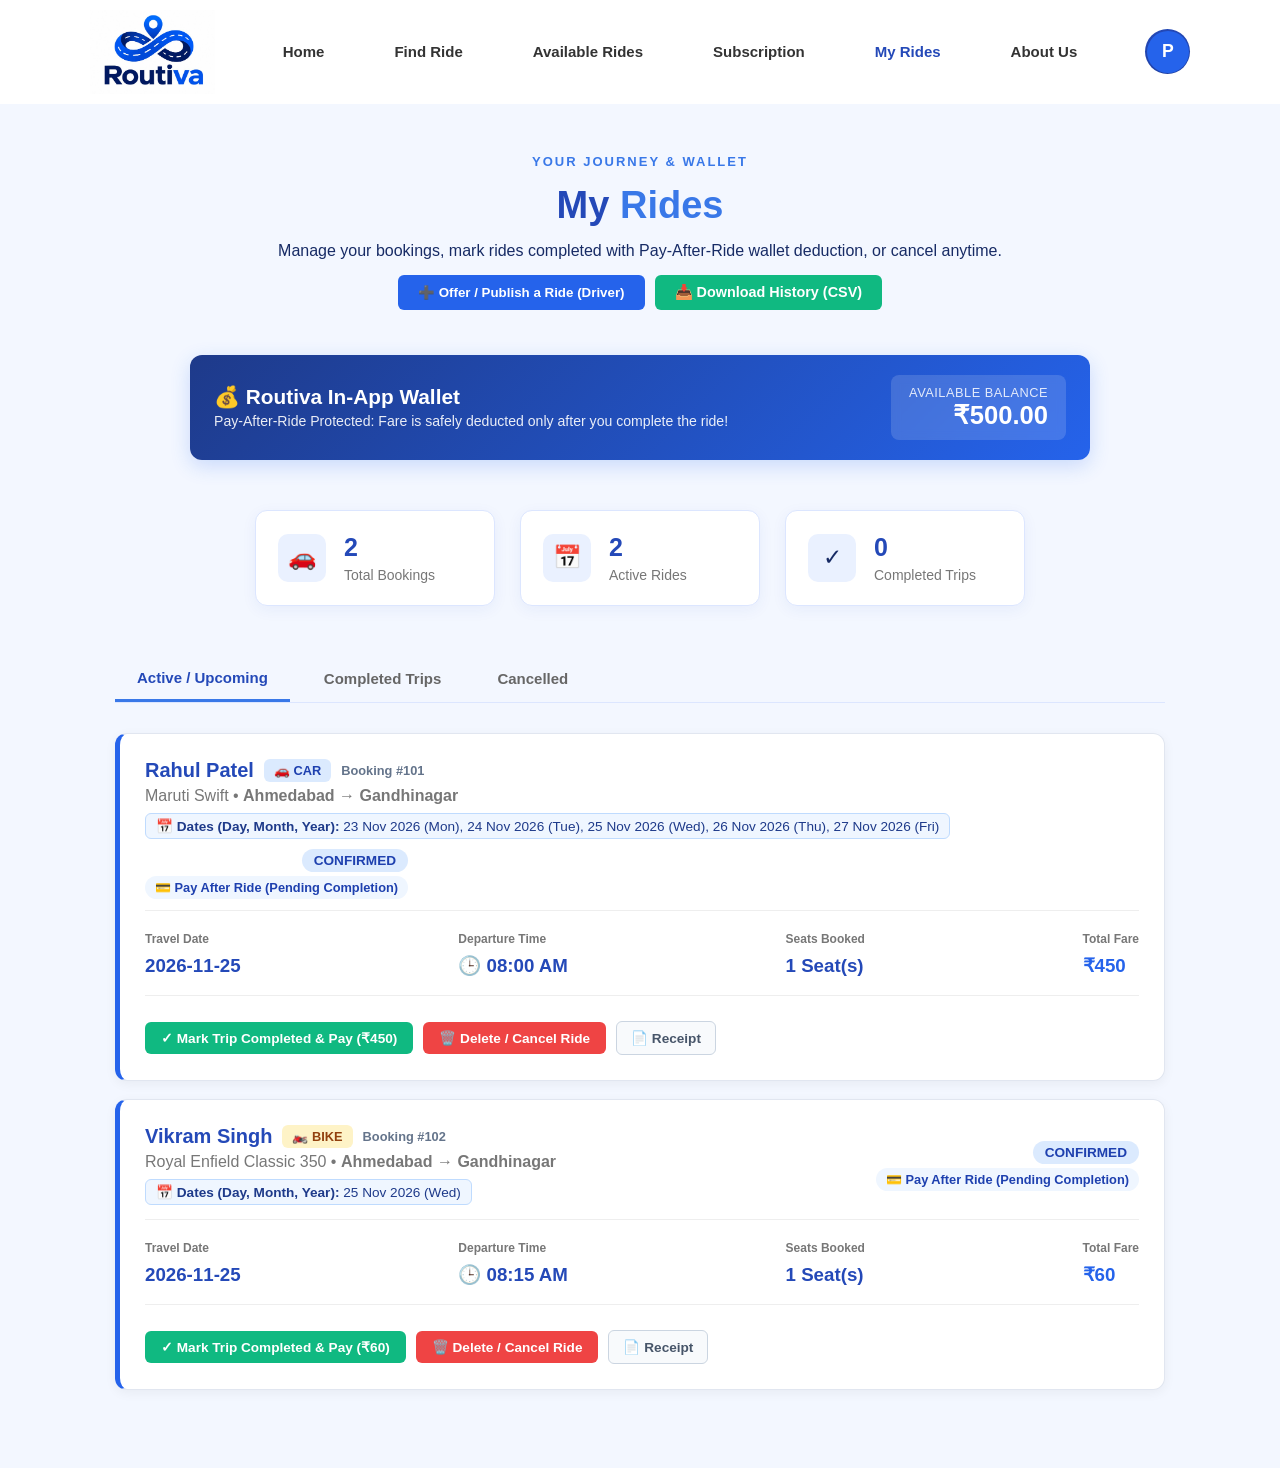
<file: my-rides.html>
<!DOCTYPE html>
<html lang="en">

<head>
    <meta charset="UTF-8">
    <meta name="viewport" content="width=device-width, initial-scale=1.0">
    <title>Routiva - My Rides</title>
    <link rel="stylesheet" href="css/style.css">
</head>

<body class="my-rides-page">

    <!-- Navbar -->
    <header class="my-rides-navbar">
        <a href="index.html" class="my-rides-brand">
            <img src="images/routiva-logo.png" alt="Routiva Logo">
        </a>

        <nav>
            <a href="index.html">Home</a>
            <a href="search.html">Find Ride</a>
            <a href="rides.html">Available Rides</a>
            <a href="subscription.html">Subscription</a>
            <a href="my-rides.html" class="active">My Rides</a>
            <a href="about.html">About Us</a>
        </nav>

        <div class="profile-avatar">
            <img src="images/profile-avatar.png" alt="Profile">
        </div>
    </header>

    <!-- Page Heading -->
    <section class="my-rides-heading">
        <p class="my-rides-tag">YOUR JOURNEY & WALLET</p>
        <h1>My <span>Rides</span></h1>
        <p>
            Manage your bookings, mark rides completed with Pay-After-Ride wallet deduction, or cancel anytime.
        </p>

        <!-- Driver Action: Offer Ride -->
        <div style="margin-top: 15px; display: flex; gap: 10px; justify-content: center; flex-wrap: wrap;">
            <button type="button" class="primary-btn" id="openOfferRideBtn" style="padding: 9px 20px; background: #2563eb; color: #fff; border: none; border-radius: 6px; font-weight: 600; cursor: pointer;">
                ➕ Offer / Publish a Ride (Driver)
            </button>
            <a id="csvExportBtn" class="primary-btn" href="#" style="padding: 9px 20px; background: #10b981; color: #fff; border-radius: 6px; text-decoration: none; font-weight: 600; font-size: 0.9rem;">
                📥 Download History (CSV)
            </a>
        </div>
    </section>

    <!-- Wallet Banner -->
    <div class="wallet-card-banner">
        <div class="wallet-info">
            <h3>💰 Routiva In-App Wallet</h3>
            <p>Pay-After-Ride Protected: Fare is safely deducted only after you complete the ride!</p>
        </div>
        <div class="wallet-balance-box">
            <span>Available Balance</span>
            <strong id="userWalletBalance">₹500.00</strong>
        </div>
    </div>

    <!-- Booking Summary Cards -->
    <section class="ride-summary">
        <div class="summary-card">
            <div class="summary-icon">🚗</div>
            <div>
                <h2 id="totalRidesCount">0</h2>
                <p>Total Bookings</p>
            </div>
        </div>

        <div class="summary-card">
            <div class="summary-icon">📅</div>
            <div>
                <h2 id="upcomingRidesCount">0</h2>
                <p>Active Rides</p>
            </div>
        </div>

        <div class="summary-card">
            <div class="summary-icon">✓</div>
            <div>
                <h2 id="completedRidesCount">0</h2>
                <p>Completed Trips</p>
            </div>
        </div>
    </section>

    <!-- Ride Categories Tabs & Content -->
    <section class="my-rides-content">

        <div class="ride-tabs">
            <button class="ride-tab active" id="tabUpcoming" type="button">
                Active / Upcoming
            </button>
            <button class="ride-tab" id="tabCompleted" type="button">
                Completed Trips
            </button>
            <button class="ride-tab" id="tabCancelled" type="button">
                Cancelled
            </button>
        </div>

        <!-- Bookings Container -->
        <div id="myRidesListContainer" style="margin-top: 25px;">
            <div style="text-align: center; padding: 40px; color: #6b7280;">
                Loading your booked rides...
            </div>
        </div>

    </section>

    <!-- Offer Ride Modal (For Drivers) -->
    <div class="modal-overlay" id="offerRideModal">
        <div class="modal-box">
            <div style="display: flex; justify-content: space-between; align-items: center; margin-bottom: 15px;">
                <h2 style="font-size: 1.25rem; color: #1e293b;">➕ Offer / Publish a Ride</h2>
                <button type="button" id="closeOfferRideBtn" style="background: none; border: none; font-size: 1.5rem; cursor: pointer; color: #64748b;">&times;</button>
            </div>
            <form id="offerRideForm">
                <div class="form-group" style="margin-bottom: 12px;">
                    <label style="font-size: 0.85rem; font-weight: 600; display: block; margin-bottom: 4px;">From (Origin)</label>
                    <input type="text" id="offerFrom" placeholder="e.g. Ahmedabad, Bavla, SG Highway" required style="width: 100%; padding: 8px 12px; border: 1px solid #cbd5e1; border-radius: 6px;">
                </div>
                <div class="form-group" style="margin-bottom: 12px;">
                    <label style="font-size: 0.85rem; font-weight: 600; display: block; margin-bottom: 4px;">To (Destination)</label>
                    <input type="text" id="offerTo" placeholder="e.g. Gandhinagar, Infocity, Vadodara" required style="width: 100%; padding: 8px 12px; border: 1px solid #cbd5e1; border-radius: 6px;">
                </div>
                <div class="form-group" style="margin-bottom: 12px;">
                    <label style="font-size: 0.85rem; font-weight: 600; display: block; margin-bottom: 4px;">Vehicle Type</label>
                    <select id="offerVehicleType" style="width: 100%; padding: 8px 12px; border: 1px solid #cbd5e1; border-radius: 6px;">
                        <option value="CAR">🚗 Car</option>
                        <option value="BIKE">🏍️ Bike / Two-Wheeler</option>
                        <option value="SUV">🚙 SUV</option>
                        <option value="EV">⚡ Electric Vehicle (EV)</option>
                    </select>
                </div>
                <div class="form-group" style="margin-bottom: 12px;">
                    <label style="font-size: 0.85rem; font-weight: 600; display: block; margin-bottom: 4px;">Vehicle Name / Model</label>
                    <input type="text" id="offerVehicleName" placeholder="e.g. Maruti Swift, Royal Enfield, Nexon EV" required style="width: 100%; padding: 8px 12px; border: 1px solid #cbd5e1; border-radius: 6px;">
                </div>
                <div style="display: flex; gap: 10px; margin-bottom: 12px;">
                    <div style="flex: 1;">
                        <label style="font-size: 0.85rem; font-weight: 600; display: block; margin-bottom: 4px;">Available Seats</label>
                        <input type="number" id="offerSeats" min="1" max="7" value="3" required style="width: 100%; padding: 8px 12px; border: 1px solid #cbd5e1; border-radius: 6px;">
                    </div>
                    <div style="flex: 1;">
                        <label style="font-size: 0.85rem; font-weight: 600; display: block; margin-bottom: 4px;">Price Per Seat (₹)</label>
                        <input type="number" id="offerPrice" min="10" max="1000" value="100" required style="width: 100%; padding: 8px 12px; border: 1px solid #cbd5e1; border-radius: 6px;">
                    </div>
                </div>
                <div style="display: flex; gap: 10px; margin-bottom: 16px;">
                    <div style="flex: 1;">
                        <label style="font-size: 0.85rem; font-weight: 600; display: block; margin-bottom: 4px;">Date</label>
                        <input type="date" id="offerDate" required style="width: 100%; padding: 8px 12px; border: 1px solid #cbd5e1; border-radius: 6px;">
                    </div>
                    <div style="flex: 1;">
                        <label style="font-size: 0.85rem; font-weight: 600; display: block; margin-bottom: 4px;">Departure Time</label>
                        <input type="text" id="offerTime" placeholder="e.g. 08:30 AM" required style="width: 100%; padding: 8px 12px; border: 1px solid #cbd5e1; border-radius: 6px;">
                    </div>
                </div>
                <button type="submit" style="width: 100%; padding: 10px; background: #2563eb; color: #fff; border: none; border-radius: 6px; font-weight: 700; cursor: pointer;">
                    🚀 Publish Ride
                </button>
            </form>
        </div>
    </div>

    <script src="js/script.js"></script>
</body>
</html>
</file>
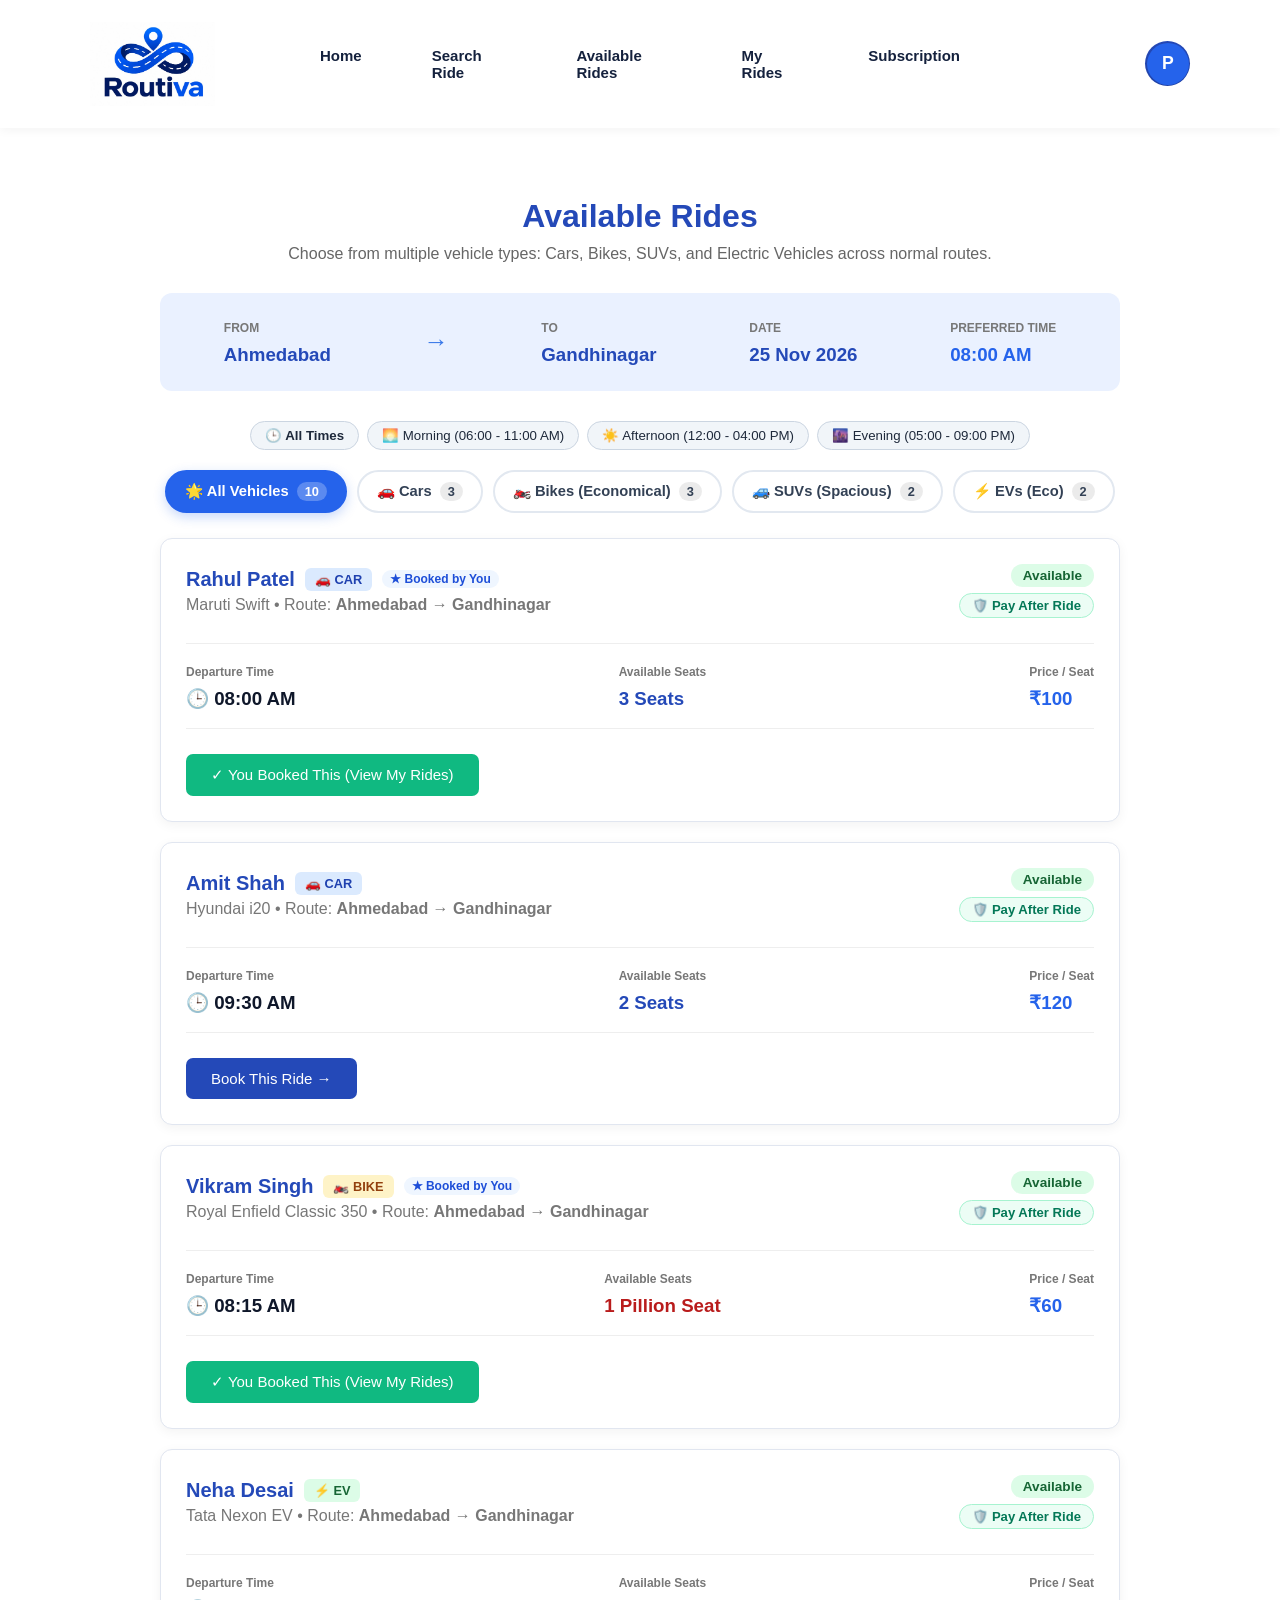
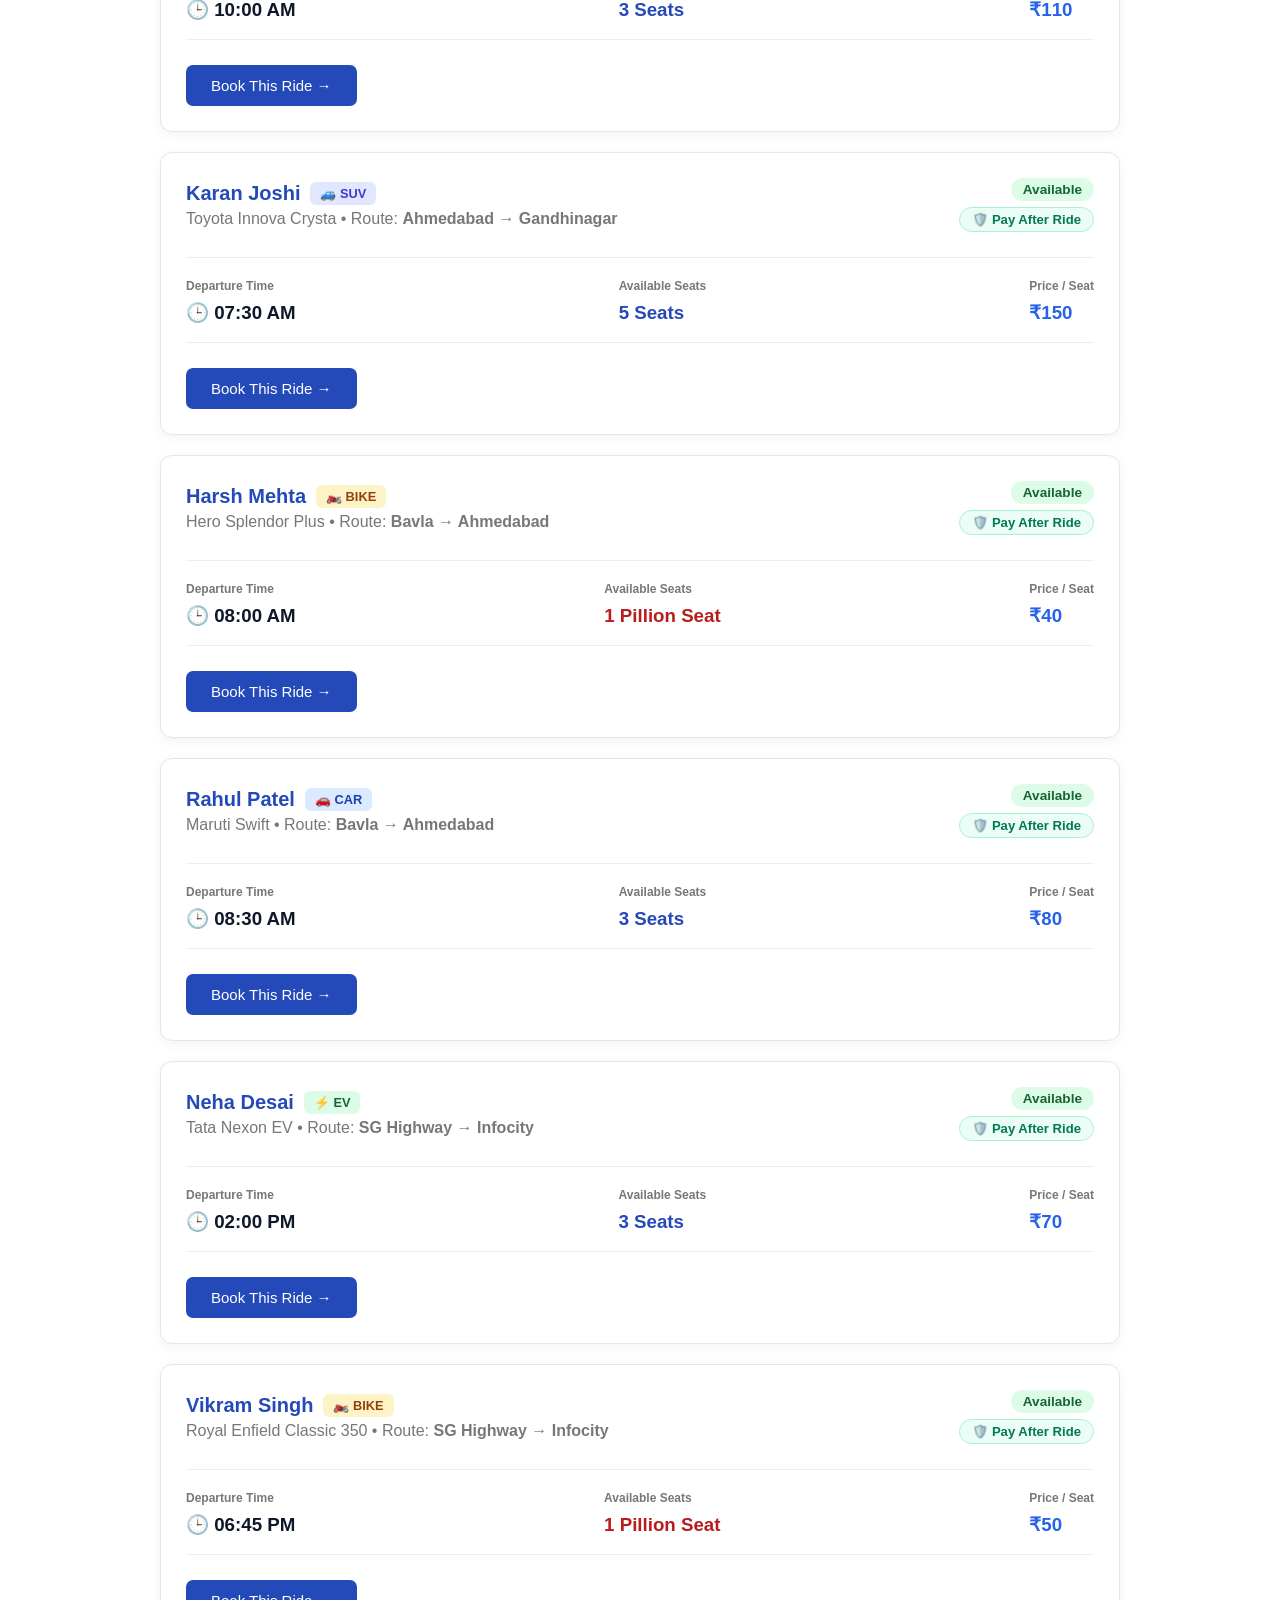
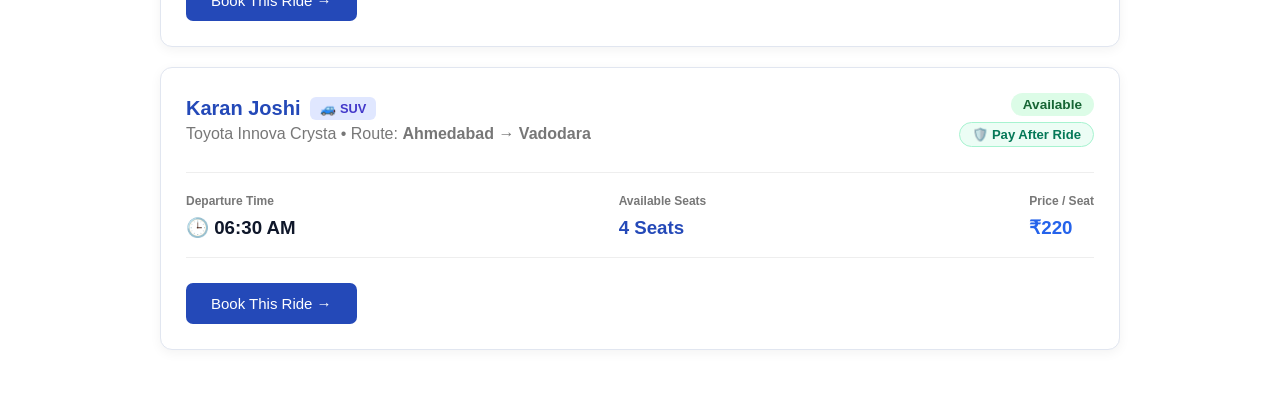
<file: rides.html>
<!DOCTYPE html>
<html lang="en">
<head>
    <meta charset="UTF-8">
    <meta name="viewport" content="width=device-width, initial-scale=1.0">
    <title>Available Rides - Routiva</title>
    <link rel="stylesheet" href="css/style.css">
</head>

<body>

    <!-- Navbar -->
    <nav class="navbar">
        <a href="index.html" class="subscription-brand">
            <img src="images/routiva-logo.png" alt="Routiva Logo" class="logo">
        </a>
        <div class="nav-links">
            <a href="index.html">Home</a>
            <a href="search.html">Search Ride</a>
            <a href="rides.html" class="active">Available Rides</a>
            <a href="my-rides.html">My Rides</a>
            <a href="subscription.html">Subscription</a>
        </div>
        <div class="profile-avatar">
            <img src="images/profile-avatar.png" alt="Profile">
        </div>
    </nav>

    <!-- Available Rides Section -->
    <section class="available-section">

        <div class="available-heading">
            <h1>Available Rides</h1>
            <p>Choose from multiple vehicle types: Cars, Bikes, SUVs, and Electric Vehicles across normal routes.</p>
        </div>

        <!-- Search Details / Route Summary with Time ("time select krva wadu") -->
        <div class="route-summary" style="flex-wrap: wrap; gap: 15px;">
            <div>
                <span>FROM</span>
                <h3 id="displayFrom">Ahmedabad</h3>
            </div>
            <div class="route-arrow">→</div>
            <div>
                <span>TO</span>
                <h3 id="displayTo">Gandhinagar</h3>
            </div>
            <div>
                <span>DATE</span>
                <h3 id="displayDate">25 Nov 2026</h3>
            </div>
            <div>
                <span>PREFERRED TIME</span>
                <h3 id="displayTime" style="color: #2563eb;">08:00 AM</h3>
            </div>
        </div>

        <!-- Time Slot Filters -->
        <div style="display: flex; justify-content: center; gap: 8px; margin: 15px 0 10px 0; flex-wrap: wrap;" id="timeSlotFilters">
            <button class="route-chip" data-time="ALL" type="button" style="font-weight: 600;">🕒 All Times</button>
            <button class="route-chip" data-time="MORNING" type="button">🌅 Morning (06:00 - 11:00 AM)</button>
            <button class="route-chip" data-time="AFTERNOON" type="button">☀️ Afternoon (12:00 - 04:00 PM)</button>
            <button class="route-chip" data-time="EVENING" type="button">🌆 Evening (05:00 - 09:00 PM)</button>
        </div>

        <!-- Vehicle Category Filter Tabs -->
        <div class="vehicle-filter-tabs" id="vehicleFilterTabs">
            <button class="vehicle-tab active" data-type="ALL" type="button">
                🌟 All Vehicles <span class="count-badge" id="countAll">0</span>
            </button>
            <button class="vehicle-tab" data-type="CAR" type="button">
                🚗 Cars <span class="count-badge" id="countCar">0</span>
            </button>
            <button class="vehicle-tab" data-type="BIKE" type="button">
                🏍️ Bikes (Economical) <span class="count-badge" id="countBike">0</span>
            </button>
            <button class="vehicle-tab" data-type="SUV" type="button">
                🚙 SUVs (Spacious) <span class="count-badge" id="countSuv">0</span>
            </button>
            <button class="vehicle-tab" data-type="EV" type="button">
                ⚡ EVs (Eco) <span class="count-badge" id="countEv">0</span>
            </button>
        </div>

        <!-- Dynamic Rides Container -->
        <div class="rides-list" id="ridesContainer">
            <div style="text-align:center;padding:40px;color:#6b7280;font-size:1.1rem;">
                Loading available rides...
            </div>
        </div>

    </section>

    <script src="js/script.js"></script>
</body>
</html>
</file>
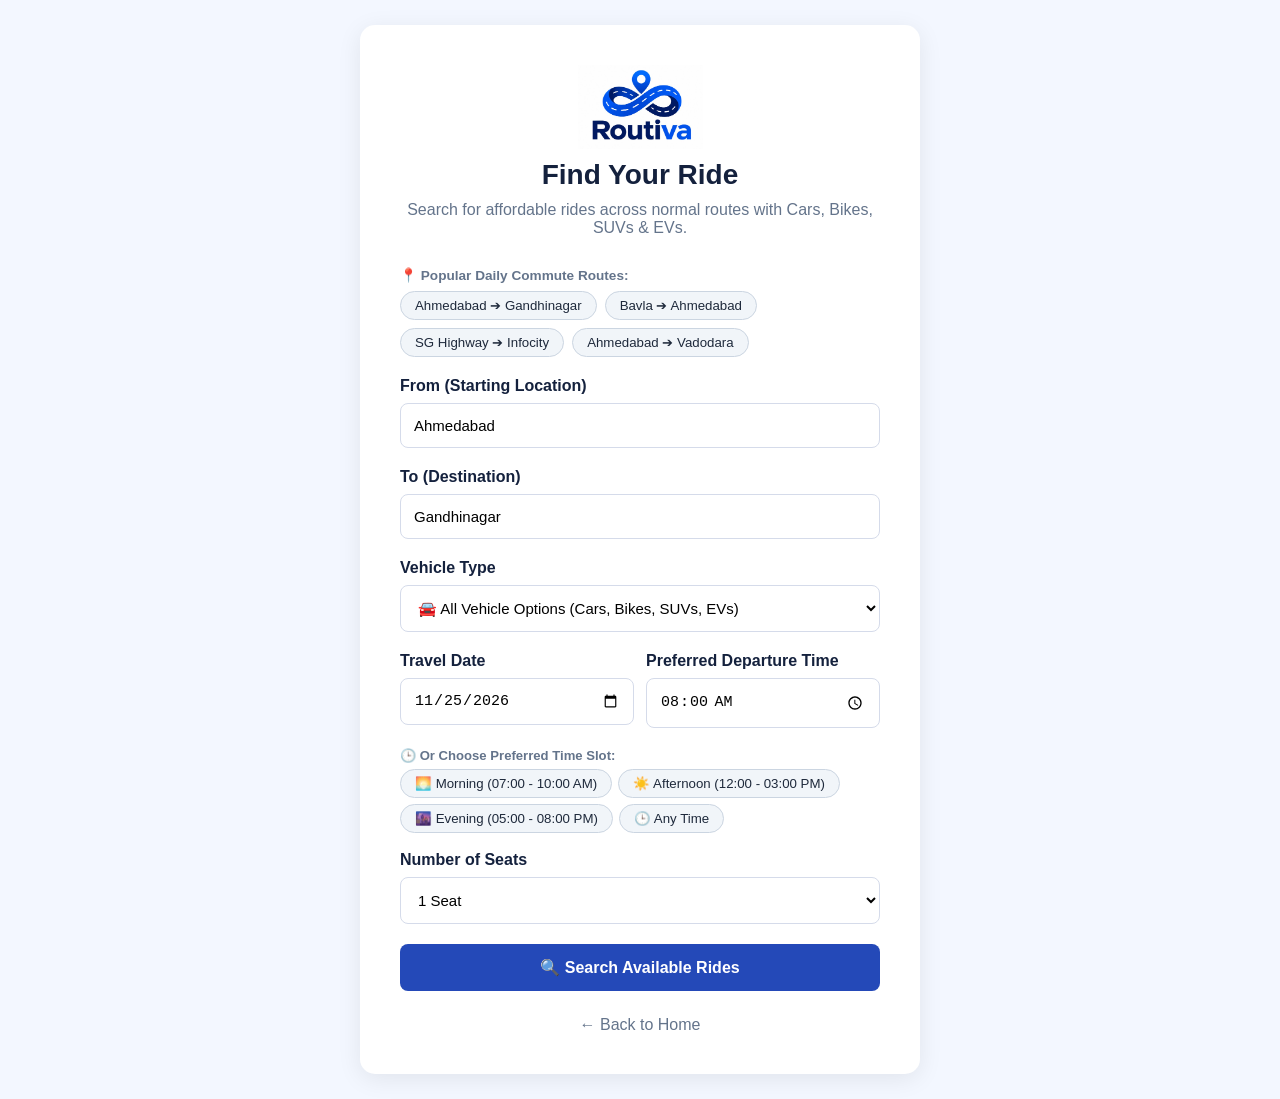
<file: search.html>
<!DOCTYPE html>
<html lang="en">
<head>
    <meta charset="UTF-8">
    <meta name="viewport" content="width=device-width, initial-scale=1.0">
    <title>Search Ride - Routiva</title>
    <link rel="stylesheet" href="css/style.css">
</head>

<body class="login-page">

    <div class="login-container search-container" style="max-width: 560px;">

        <a href="index.html" class="subscription-brand">
            <img src="images/routiva-logo.png" alt="Routiva Logo" class="logo" style="margin: 0 auto 10px auto;">
        </a>

        <h1>Find Your Ride</h1>
        <p class="login-subtitle">
            Search for affordable rides across normal routes with Cars, Bikes, SUVs & EVs.
        </p>

        <!-- Quick Normal Route Chips -->
        <div class="route-chips-container">
            <span class="route-chips-label">📍 Popular Daily Commute Routes:</span>
            <div class="route-chips">
                <button type="button" class="route-chip" onclick="selectQuickRoute('Ahmedabad', 'Gandhinagar')">Ahmedabad ➔ Gandhinagar</button>
                <button type="button" class="route-chip" onclick="selectQuickRoute('Bavla', 'Ahmedabad')">Bavla ➔ Ahmedabad</button>
                <button type="button" class="route-chip" onclick="selectQuickRoute('SG Highway', 'Infocity')">SG Highway ➔ Infocity</button>
                <button type="button" class="route-chip" onclick="selectQuickRoute('Ahmedabad', 'Vadodara')">Ahmedabad ➔ Vadodara</button>
            </div>
        </div>

        <form id="searchRideForm">

            <div class="form-group">
                <label for="from">From (Starting Location)</label>
                <input type="text" id="from" placeholder="e.g. Ahmedabad, Bavla, SG Highway" value="Ahmedabad" required>
            </div>

            <div class="form-group">
                <label for="to">To (Destination)</label>
                <input type="text" id="to" placeholder="e.g. Gandhinagar, Infocity, Vadodara" value="Gandhinagar" required>
            </div>

            <div class="form-group">
                <label for="vehicleType">Vehicle Type</label>
                <select id="vehicleType">
                    <option value="ALL">🚘 All Vehicle Options (Cars, Bikes, SUVs, EVs)</option>
                    <option value="CAR">🚗 Personal Car (Affordable Shared Commute)</option>
                    <option value="BIKE">🏍️ Bike / Two-Wheeler (Fast & Economical - ₹40-60)</option>
                    <option value="SUV">🚙 SUV / Large Vehicle (Spacious & Comfortable)</option>
                    <option value="EV">⚡ Electric Vehicle / EV (Eco-Friendly Travel)</option>
                </select>
            </div>

            <div style="display: flex; gap: 12px; flex-wrap: wrap;">
                <div class="form-group" style="flex: 1; min-width: 180px;">
                    <label for="travelDate">Travel Date</label>
                    <input type="date" id="travelDate" required>
                </div>

                <!-- Departure Time Selection ("time select krva wadu") -->
                <div class="form-group" style="flex: 1; min-width: 180px;">
                    <label for="departureTime">Preferred Departure Time</label>
                    <input type="time" id="departureTime" value="08:00" required>
                </div>
            </div>

            <!-- Quick Time Slot Filters -->
            <div style="margin-bottom: 18px;">
                <label style="font-size: 0.82rem; font-weight: 600; color: #64748b; display: block; margin-bottom: 6px;">
                    🕒 Or Choose Preferred Time Slot:
                </label>
                <div style="display: flex; gap: 6px; flex-wrap: wrap;">
                    <button type="button" class="route-chip" onclick="setTimeSlot('08:00', 'MORNING')">🌅 Morning (07:00 - 10:00 AM)</button>
                    <button type="button" class="route-chip" onclick="setTimeSlot('13:00', 'AFTERNOON')">☀️ Afternoon (12:00 - 03:00 PM)</button>
                    <button type="button" class="route-chip" onclick="setTimeSlot('18:00', 'EVENING')">🌆 Evening (05:00 - 08:00 PM)</button>
                    <button type="button" class="route-chip" onclick="setTimeSlot('', 'ANY')">🕒 Any Time</button>
                </div>
            </div>

            <div class="form-group">
                <label for="seats">Number of Seats</label>
                <select id="seats" required>
                    <option value="1" selected>1 Seat</option>
                    <option value="2">2 Seats</option>
                    <option value="3">3 Seats</option>
                    <option value="4">4 Seats</option>
                </select>
            </div>

            <button type="submit" class="login-submit">
                🔍 Search Available Rides
            </button>

        </form>

        <a href="index.html" class="back-home">
            ← Back to Home
        </a>

    </div>

    <script src="js/script.js"></script>
    <script>
        function selectQuickRoute(from, to) {
            document.getElementById('from').value = from;
            document.getElementById('to').value = to;
        }

        function setTimeSlot(timeVal, slotName) {
            const timeInput = document.getElementById('departureTime');
            if (timeInput && timeVal) {
                timeInput.value = timeVal;
            }
            timeInput.setAttribute('data-slot', slotName);
        }
    </script>
</body>
</html>
</file>
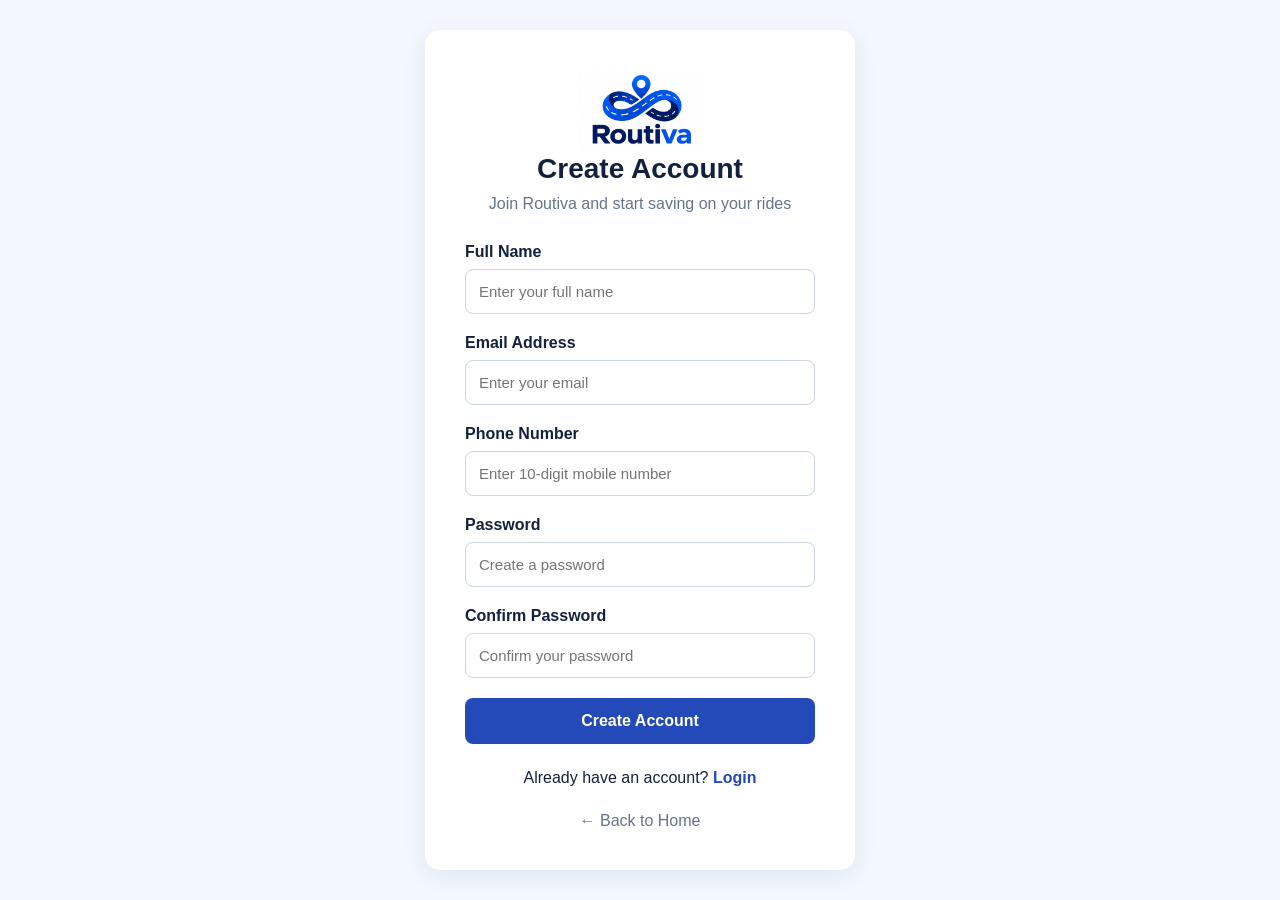
<file: signup.html>
﻿
<!DOCTYPE html>
<html lang="en">

<head>
    <meta charset="UTF-8">
    <meta name="viewport" content="width=device-width, initial-scale=1.0">

    <title>Sign Up - Routiva</title>

    <link rel="stylesheet" href="css/style.css">
</head>

<body class="login-page">

    <div class="login-container">

        <a href="index.html" class="subscription-brand">
            <img src="images/routiva-logo.png" alt="Routiva Logo" class="logol">
        </a>

        <h1>Create Account</h1>

        <p class="login-subtitle">
            Join Routiva and start saving on your rides
        </p>

        <form id="signupForm">

            <div class="form-group">
                <label for="fullname">Full Name</label>
                <input type="text" id="fullname"
                    placeholder="Enter your full name" required>
            </div>

            <div class="form-group">
                <label for="signupEmail">Email Address</label>
                <input type="email" id="signupEmail"
                    placeholder="Enter your email" required>
            </div>

            <div class="form-group">
                <label for="phone">Phone Number</label>
                <input type="tel" id="phone"
                    placeholder="Enter 10-digit mobile number"
                    pattern="[0-9]{10}" required>
            </div>

            <div class="form-group">
                <label for="signupPassword">Password</label>
                <input type="password" id="signupPassword"
                    placeholder="Create a password"
                    minlength="6" required>
            </div>

            <div class="form-group">
                <label for="confirmPassword">Confirm Password</label>
                <input type="password" id="confirmPassword"
                    placeholder="Confirm your password" required>
            </div>

            <button type="submit" class="login-submit">
                Create Account
            </button>

        </form>

        <p class="signup-text">
            Already have an account?
            <a href="login.html">Login</a>
        </p>

        <a href="index.html" class="back-home">
            ← Back to Home
        </a>

    </div>

    <script src="js/script.js"></script>

</body>
</html>
</file>
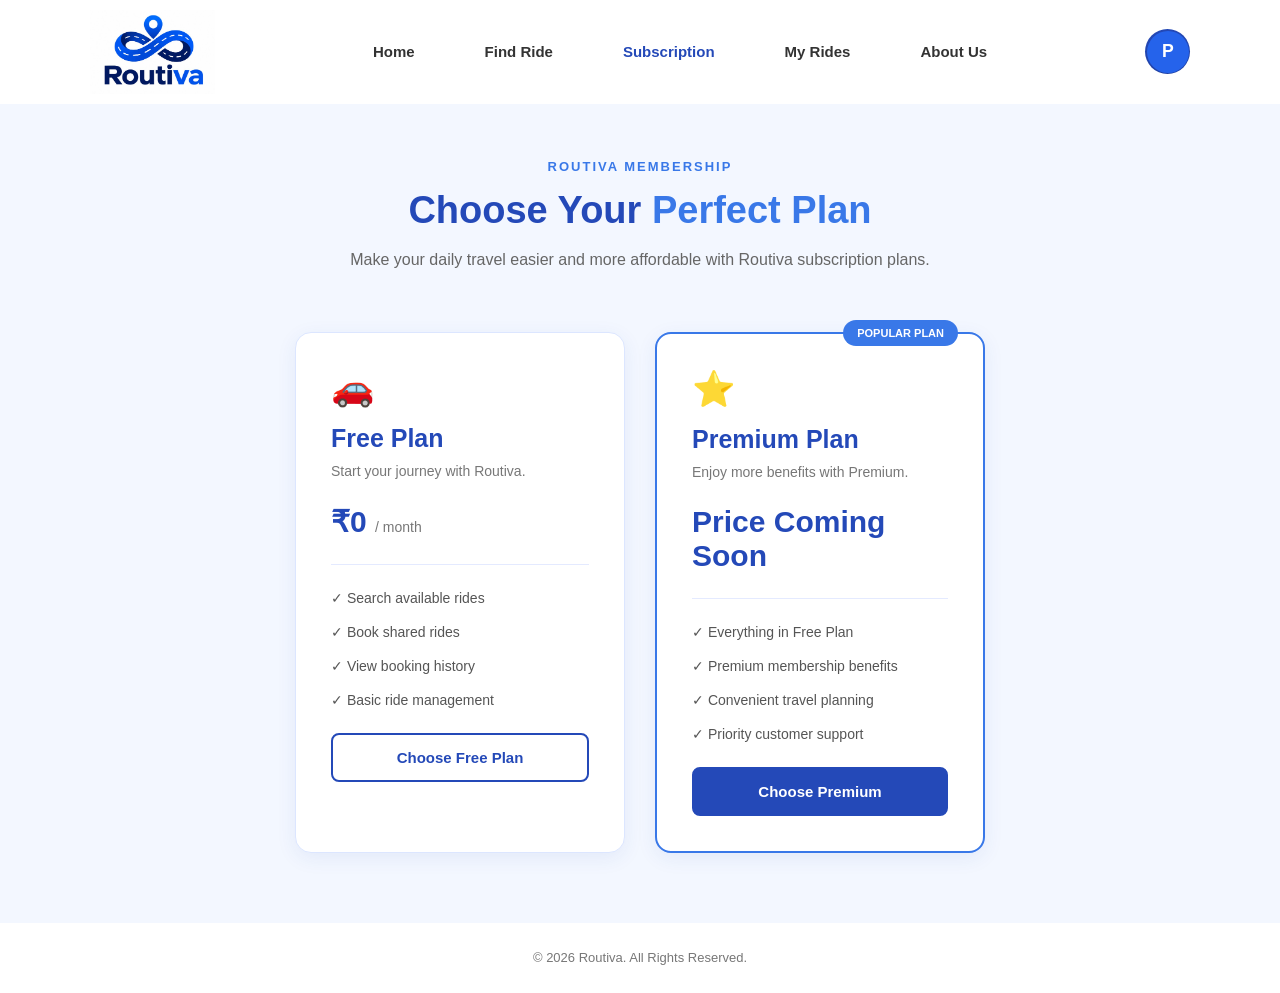
<file: subscription.html>
﻿
<!DOCTYPE html>
<html lang="en">
<head>
    <meta charset="UTF-8">
    <meta name="viewport" content="width=device-width, initial-scale=1.0">
    <title>Routiva - Subscription Plans</title>

    <link rel="stylesheet" href="css/style.css">
</head>

<body class="subscription-page">

    <!-- Navbar -->
    <header class="subscription-navbar">

        <a href="index.html" class="subscription-brand">
            <img src="images/routiva-logo.png" alt="Routiva Logo" class="logo">
        </a>

        <nav>
            
            <a href="index.html">Home</a>
            <a href="search.html">Find Ride</a>
            <a href="subscription.html" class="active">Subscription</a>
            <a href="my-rides.html">My Rides</a>
            <a href="about.html">About Us</a>
            
        </nav>
        <div class="profile-avatar">
        <img src="images/profile-avatar.png" alt="Profile">
            </div>
                

    </header>

    <!-- Subscription Heading -->
    <section class="subscription-heading">

        <p class="subscription-tag">ROUTIVA MEMBERSHIP</p>

        <h1>Choose Your <span>Perfect Plan</span></h1>

        <p>
            Make your daily travel easier and more affordable
            with Routiva subscription plans.
        </p>

    </section>

    <!-- Subscription Cards -->
    <section class="plans-container">

        <!-- Free Plan -->
        <div class="plan-card">

            <div class="plan-icon">🚗</div>

            <h2>Free Plan</h2>

            <p class="plan-description">
                Start your journey with Routiva.
            </p>

            <h1 class="plan-price">₹0
                <span>/ month</span>
            </h1>

            <div class="plan-divider"></div>

            <ul>
                <li>✓ Search available rides</li>
                <li>✓ Book shared rides</li>
                <li>✓ View booking history</li>
                <li>✓ Basic ride management</li>
            </ul>

            <button class="plan-button free-button" type="button">
                Choose Free Plan
            </button>

        </div>


        <!-- Premium Plan -->
        <div class="plan-card premium-card">

            <span class="popular-label">POPULAR PLAN</span>

            <div class="plan-icon">⭐</div>

            <h2>Premium Plan</h2>

            <p class="plan-description">
                Enjoy more benefits with Premium.
            </p>

            <h1 class="plan-price">
                Price Coming Soon
            </h1>

            <div class="plan-divider"></div>

            <ul>
                <li>✓ Everything in Free Plan</li>
                <li>✓ Premium membership benefits</li>
                <li>✓ Convenient travel planning</li>
                <li>✓ Priority customer support</li>
            </ul>

            <button class="plan-button premium-button" type="button">
                Choose Premium
            </button>

        </div>

    </section>

    <!-- Footer -->
    <footer class="subscription-footer">
        <p>© 2026 Routiva. All Rights Reserved.</p>
    </footer>

    <script src="js/script.js"></script>
</body>
</html>
</file>
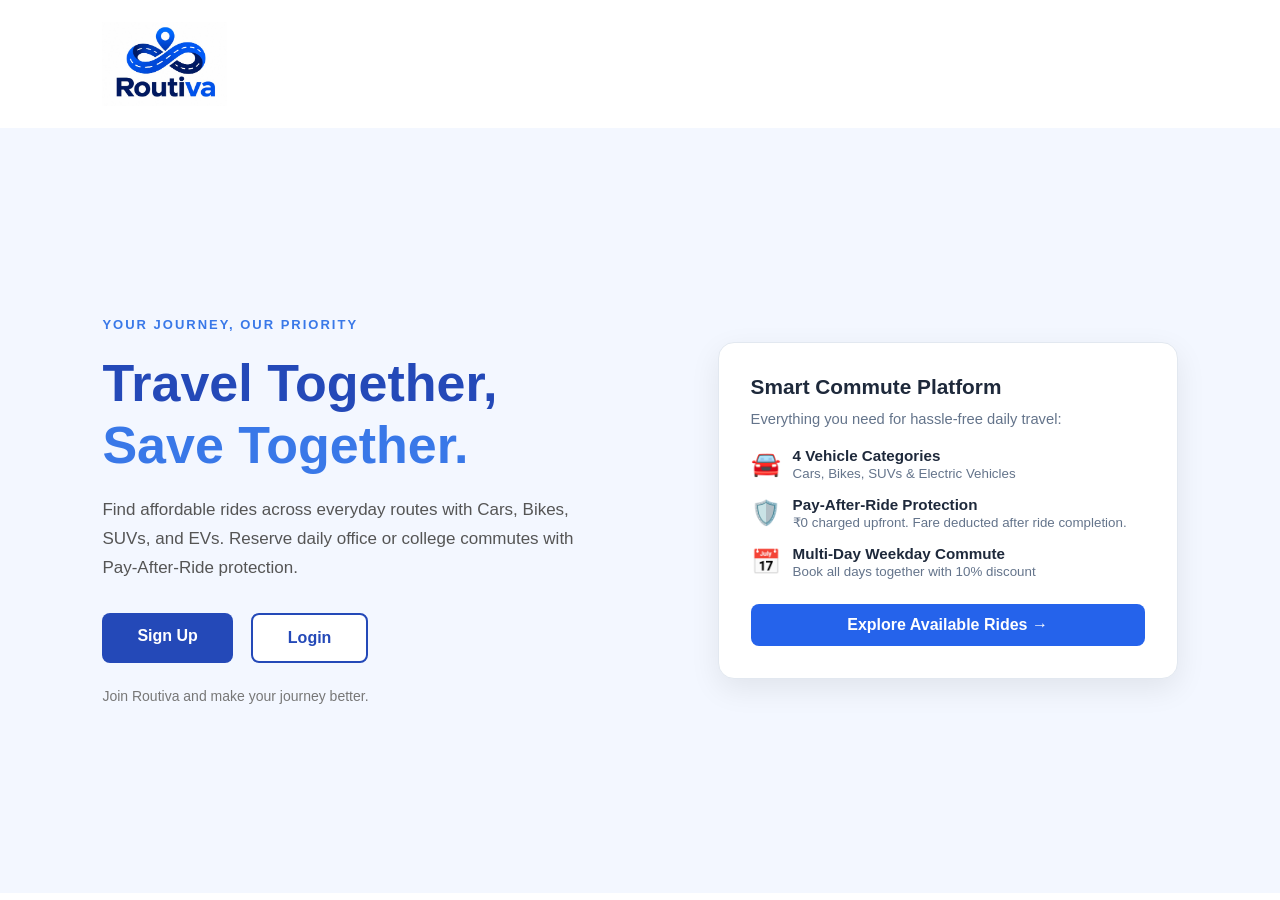
<file: welcome.html>
<!DOCTYPE html>
<html lang="en">
<head>
    <meta charset="UTF-8">
    <meta name="viewport" content="width=device-width, initial-scale=1.0">
    <title>Welcome to Routiva</title>
    <link rel="stylesheet" href="css/style.css">
</head>

<body>

    <header class="welcome-navbar">
        <a href="index.html" class="subscription-brand">
            <img src="images/routiva-logo.png" alt="Routiva Logo" class="logo">
        </a>
    </header>

    <main class="welcome-container">

        <div class="welcome-content" style="gap: 40px; align-items: center;">

            <div class="welcome-text">
                <p class="welcome-tagline">YOUR JOURNEY, OUR PRIORITY</p>

                <h1>
                    Travel Together,<br>
                    <span>Save Together.</span>
                </h1>

                <p class="welcome-description">
                    Find affordable rides across everyday routes with Cars, Bikes, SUVs, and EVs. Reserve daily office or college commutes with Pay-After-Ride protection.
                </p>

                <div class="welcome-buttons">
                    <a href="signup.html" class="welcome-signup">
                        Sign Up
                    </a>

                    <a href="login.html" class="welcome-login">
                        Login
                    </a>
                </div>

                <p class="welcome-footer-text">
                    Join Routiva and make your journey better.
                </p>
            </div>

            <!-- Modern Feature Highlights Card (No Picture Image) -->
            <div class="welcome-card" style="flex: 1; max-width: 460px; background: #ffffff; padding: 32px; border-radius: 16px; box-shadow: 0 10px 30px rgba(0,0,0,0.08); border: 1px solid #e2e8f0;">
                <h3 style="font-size: 1.3rem; color: #1e293b; margin-bottom: 12px; font-weight: 700;">Smart Commute Platform</h3>
                <p style="color: #64748b; font-size: 0.92rem; margin-bottom: 20px;">Everything you need for hassle-free daily travel:</p>

                <div style="display: flex; flex-direction: column; gap: 14px;">
                    <div style="display: flex; gap: 12px; align-items: center;">
                        <span style="font-size: 1.5rem;">🚘</span>
                        <div>
                            <strong style="color: #1e293b; font-size: 0.95rem; display: block;">4 Vehicle Categories</strong>
                            <small style="color: #64748b;">Cars, Bikes, SUVs & Electric Vehicles</small>
                        </div>
                    </div>

                    <div style="display: flex; gap: 12px; align-items: center;">
                        <span style="font-size: 1.5rem;">🛡️</span>
                        <div>
                            <strong style="color: #1e293b; font-size: 0.95rem; display: block;">Pay-After-Ride Protection</strong>
                            <small style="color: #64748b;">₹0 charged upfront. Fare deducted after ride completion.</small>
                        </div>
                    </div>

                    <div style="display: flex; gap: 12px; align-items: center;">
                        <span style="font-size: 1.5rem;">📅</span>
                        <div>
                            <strong style="color: #1e293b; font-size: 0.95rem; display: block;">Multi-Day Weekday Commute</strong>
                            <small style="color: #64748b;">Book all days together with 10% discount</small>
                        </div>
                    </div>
                </div>

                <a href="search.html" style="display: block; margin-top: 24px; text-align: center; padding: 12px; background: #2563eb; color: #ffffff; border-radius: 8px; font-weight: 700; text-decoration: none;">
                    Explore Available Rides →
                </a>
            </div>

        </div>

    </main>

    <script src="js/script.js"></script>
</body>
</html>
</file>
<file: css/style.css>
/* General Styling */

* {
    margin: 0;
    padding: 0;
    box-sizing: border-box;
}

body {
    font-family: Arial, sans-serif;
    background-color: #ffffff;
    color: #14213d;
}


/* Navigation Bar */

.navbar {
    display: flex;
    justify-content: space-between;
    align-items: center;
    padding: 22px 7%;
    background-color: #ffffff;
    box-shadow: 0 2px 10px rgba(0, 0, 0, 0.05);
    position: relative;
    
}

.logo {
    width: 125px;
    height: 52px;
    object-fit: contain;
    display: block;
}

.nav-links {
    display: flex;
    list-style: none;
    gap: 70px;

    position: absolute;
    left: 50%;
    transform: translateX(-50%);
    
}

.nav-links a {
    font-weight: bold;
    align-items: center;
    justify-content: space-between;
    text-decoration: none;
    color: #14213d;
    font-size: 15px;
   
}

.nav-links a:hover {
    color: #3978e8;
}

.nav-buttons {
    display: flex;
    gap: 12px;
}

.login-btn,
.signup-btn {
    text-decoration: none;
    padding: 10px 20px;
    border-radius: 7px;
}

.login-btn {
    color: #2449b8;
    border: 1px solid #2449b8;
}

.signup-btn {
    background-color: #2449b8;
    color: white;
}


/* Hero Section */

.hero {
    display: flex;
    align-items: center;
    justify-content: space-between;
    padding: 75px 7%;
    background-color: #f3f7ff;
    gap: 40px;
}

.hero-content {
    max-width: 550px;
}

.tagline {
    color: #3978e8;
    font-weight: bold;
    letter-spacing: 2px;
    margin-bottom: 20px;
}

.hero h1 {
    font-size: 48px;
    line-height: 1.2;
    margin-bottom: 20px;
}

.description {
    color: #64748b;
    font-size: 17px;
    line-height: 1.7;
    margin-bottom: 30px;
}

.hero-buttons {
    display: flex;
    gap: 15px;
}

.primary-btn,
.secondary-btn {
    display: inline-block;
    text-decoration: none;
    padding: 14px 25px;
    border-radius: 8px;
    font-weight: bold;
}

.primary-btn {
    background-color: #2449b8;
    color: white;
}

.secondary-btn {
    color: #2449b8;
    border: 1px solid #2449b8;
}

.primary-btn:hover,
.signup-btn:hover {
    background-color: #17368f;
}

.hero-image img {
    width: 100%;
    max-width: 500px;
    border-radius: 15px;
}


/* Features Section */

.features {
    padding: 65px 7%;
    text-align: center;
}

.section-heading h2 {
    font-size: 32px;
    margin-bottom: 12px;
}

.section-heading p {
    color: #64748b;
}

.feature-container {
    display: flex;
    justify-content: center;
    gap: 25px;
    margin-top: 40px;
}

.feature-card {
    flex: 1;
    padding: 30px 20px;
    border: 1px solid #e2e8f0;
    border-radius: 12px;
    background-color: white;
    box-shadow: 0 4px 15px rgba(0, 0, 0, 0.04);
}

.feature-icon {
    font-size: 35px;
    margin-bottom: 15px;
}

.feature-card h3 {
    margin-bottom: 12px;
}

.feature-card p {
    color: #64748b;
    line-height: 1.6;
}


/* Footer */

footer {
    text-align: center;
    background-color: #2449b8;
    color: white;
    padding: 30px;
    line-height: 2;
}


/* Responsive Design */

@media (max-width: 768px) {

    .navbar {
        flex-wrap: wrap;
        gap: 20px;
    }

    .nav-links {
        flex-wrap: wrap;
        gap: 15px;
    }

    .hero {
        flex-direction: column;
        text-align: center;
    }

    .hero h1 {
        font-size: 34px;
    }

    .hero-buttons {
        justify-content: center;
        flex-wrap: wrap;
    }

    .feature-container {
        flex-direction: column;
    }
}


/* Login Page */

.login-page {
    min-height: 100vh;
    display: flex;
    justify-content: center;
    align-items: center;
    background-color: #f3f7ff;
    padding: 25px;
}

.login-container {
    width: 100%;
    max-width: 430px;
    background-color: white;
    padding: 40px;
    border-radius: 15px;
    box-shadow: 0 5px 25px rgba(0, 0, 0, 0.08);
}

.logol {
    width: 120px;
    height: 50px;
    object-fit: contain;
    display: block;
    margin: 0 auto;
}

.login-container h1 {
    font-size: 28px;
    text-align: center;
    margin-bottom: 10px;
}

.login-subtitle {
    text-align: center;
    color: #64748b;
    margin-bottom: 30px;
}

.form-group {
    margin-bottom: 20px;
}

.form-group label {
    display: block;
    margin-bottom: 8px;
    font-weight: bold;
}

.form-group input {
    width: 100%;
    padding: 13px;
    border: 1px solid #cbd5e1;
    border-radius: 8px;
    font-size: 15px;
    outline: none;
}

.form-group input:focus {
    border-color: #3978e8;
}

.forgot-password {
    text-align: right;
    margin-bottom: 20px;
}

.forgot-password a,
.signup-text a {
    color: #2449b8;
    text-decoration: none;
    font-weight: bold;
}

.login-submit {
    width: 100%;
    padding: 14px;
    background-color: #2449b8;
    color: white;
    border: none;
    border-radius: 8px;
    font-size: 16px;
    font-weight: bold;
    cursor: pointer;
}

.login-submit:hover {
    background-color: #17368f;
}

.signup-text {
    text-align: center;
    margin-top: 25px;
}

.back-home {
    display: block;
    text-align: center;
    margin-top: 25px;
    color: #64748b;
    text-decoration: none;
}


.search-container {
    max-width: 480px;
}

.search-container select,
.search-container input {
    width: 100%;
    padding: 13px;
    border: 1px solid #d5dbea;
    border-radius: 8px;
    font-size: 15px;
    background-color: #ffffff;
    outline: none;
}

.search-container input:focus,
.search-container select:focus {
    border-color: #3978E8;
}


/* Available Rides Page */

.available-section {
    max-width: 1000px;
    margin: 50px auto;
    padding: 20px;
}

.available-heading {
    text-align: center;
    margin-bottom: 30px;
}

.available-heading h1 {
    color: #2449B8;
    font-size: 32px;
}

.available-heading p {
    color: #666;
    margin-top: 10px;
}

.route-summary {
    display: flex;
    justify-content: space-around;
    align-items: center;
    flex-wrap: wrap;
    gap: 20px;
    background: #EAF1FF;
    padding: 25px;
    border-radius: 12px;
    margin-bottom: 30px;
}

.route-summary span,
.ride-details span {
    color: #777;
    font-size: 12px;
    font-weight: bold;
}

.route-summary h3 {
    color: #2449B8;
    margin-top: 8px;
}

.route-arrow {
    color: #3978E8;
    font-size: 25px;
}

.rides-list {
    display: flex;
    flex-direction: column;
    gap: 20px;
}

.ride-card {
    background: #ffffff;
    border: 1px solid #e1e6f0;
    border-radius: 12px;
    padding: 25px;
    box-shadow: 0 3px 12px rgba(0, 0, 0, 0.05);
}

.ride-top {
    display: flex;
    justify-content: space-between;
    align-items: center;
    gap: 10px;
    flex-wrap: wrap;
}

.ride-top h2 {
    color: #2449B8;
    font-size: 20px;
}

.ride-top p {
    color: #777;
    margin-top: 5px;
}

.ride-status {
    background: #e5f8ec;
    color: #168442;
    padding: 7px 12px;
    border-radius: 20px;
    font-size: 12px;
}

.ride-details {
    display: flex;
    justify-content: space-between;
    flex-wrap: wrap;
    gap: 20px;
    margin: 25px 0;
    padding: 18px 0;
    border-top: 1px solid #eee;
    border-bottom: 1px solid #eee;
}

.ride-details h3 {
    color: #2449B8;
    margin-top: 8px;
}

.book-button {
    background: #2449B8;
    color: #ffffff;
    border: none;
    padding: 12px 25px;
    border-radius: 7px;
    cursor: pointer;
    font-size: 15px;
}

.book-button:hover {
    background: #3978E8;
}

@media (max-width: 600px) {
    .available-section {
        margin: 20px auto;
        padding: 12px;
    }

    .ride-details {
        flex-direction: column;
    }

    .route-summary {
        justify-content: flex-start;
    }
}


/* Booking Page */

.booking-section {
    max-width: 1050px;
    margin: 45px auto;
    padding: 20px;
}

.booking-heading {
    text-align: center;
    margin-bottom: 35px;
}

.booking-heading h1 {
    color: #2449B8;
    font-size: 32px;
}

.booking-heading p {
    color: #666;
    margin-top: 10px;
}

.booking-layout {
    display: grid;
    grid-template-columns: 1fr 1.2fr;
    gap: 25px;
    align-items: start;
}

.selected-ride,
.booking-form-container {
    background: #ffffff;
    border: 1px solid #e1e6f0;
    border-radius: 12px;
    padding: 25px;
    box-shadow: 0 3px 12px rgba(0,0,0,0.05);
}

.selected-ride h2,
.booking-form-container h2 {
    color: #2449B8;
    font-size: 21px;
    margin-bottom: 22px;
}

.driver-info {
    display: flex;
    align-items: center;
    gap: 15px;
    margin-bottom: 30px;
}

.driver-avatar {
    width: 50px;
    height: 50px;
    border-radius: 50%;
    background: #EAF1FF;
    color: #2449B8;
    display: flex;
    align-items: center;
    justify-content: center;
    font-weight: bold;
    font-size: 18px;
}

.driver-info h3 {
    color: #333;
    font-size: 17px;
}

.driver-info p {
    color: #777;
    margin-top: 5px;
    font-size: 14px;
}

.booking-route {
    margin: 25px 0;
}

.route-point {
    display: flex;
    align-items: center;
    gap: 12px;
}

.route-dot {
    width: 12px;
    height: 12px;
    border-radius: 50%;
    background: #3978E8;
    flex-shrink: 0;
}

.destination-dot {
    background: #2449B8;
}

.route-line {
    height: 30px;
    border-left: 2px dashed #b5c7ed;
    margin: 5px 0 5px 5px;
}

.route-point small {
    color: #888;
    font-size: 11px;
    font-weight: bold;
}

.route-point h3 {
    color: #2449B8;
    margin-top: 5px;
    font-size: 16px;
}

.ride-info-row,
.fare-row,
.fare-total {
    display: flex;
    justify-content: space-between;
    gap: 10px;
    padding: 14px 0;
    border-top: 1px solid #eee;
    font-size: 14px;
}

.ride-info-row span,
.fare-row span {
    color: #777;
}

.ride-info-row strong,
.fare-row span:last-child {
    color: #333;
}

.booking-subtitle {
    color: #777;
    margin-top: -12px;
    margin-bottom: 22px;
    font-size: 14px;
}

.booking-form-container .form-group {
    margin-bottom: 18px;
}

.booking-form-container .form-group label {
    display: block;
    margin-bottom: 8px;
    font-weight: 600;
    color: #333;
}

.booking-form-container .form-group input,
.booking-form-container .form-group select {
    width: 100%;
    padding: 13px;
    border: 1px solid #d5dbea;
    border-radius: 8px;
    font-size: 14px;
    outline: none;
    background: #fff;
}

.booking-form-container .form-group input:focus,
.booking-form-container .form-group select:focus {
    border-color: #3978E8;
}

.fare-summary {
    background: #f3f7ff;
    padding: 18px;
    border-radius: 10px;
    margin: 25px 0;
}

.fare-summary h3 {
    color: #2449B8;
    margin-bottom: 12px;
}

.fare-total {
    border-top: 1px solid #d5dbea;
    margin-top: 8px;
    padding-bottom: 0;
}

.fare-total strong {
    color: #2449B8;
    font-size: 19px;
}

.confirm-booking-btn {
    width: 100%;
    background: #2449B8;
    color: #fff;
    border: none;
    padding: 14px;
    border-radius: 8px;
    font-size: 16px;
    font-weight: 600;
    cursor: pointer;
}

.confirm-booking-btn:hover {
    background: #3978E8;
}

@media (max-width: 750px) {
    .booking-layout {
        grid-template-columns: 1fr;
    }

    .booking-section {
        padding: 12px;
        margin: 25px auto;
    }
}


/* WELCOME PAGE */

.welcome-navbar {
    width: 100%;
    padding: 22px 8%;
    background: #ffffff;
}

.welcome-logo {
    font-size: 28px;
    font-weight: bold;
    color: #2449B8;
}

.welcome-container {
    min-height: 85vh;
    display: flex;
    align-items: center;
    padding: 40px 8%;
    background: #f3f7ff;
}

.welcome-content {
    width: 100%;
    max-width: 1200px;
    margin: auto;
    display: flex;
    align-items: center;
    justify-content: space-between;
    gap: 50px;
}

.welcome-text {
    flex: 1;
}

.welcome-tagline {
    color: #3978E8;
    font-weight: bold;
    letter-spacing: 2px;
    font-size: 13px;
}

.welcome-text h1 {
    font-size: 52px;
    color: #2449B8;
    line-height: 1.2;
    margin: 20px 0;
}

.welcome-text h1 span {
    color: #3978E8;
}

.welcome-description {
    color: #555;
    font-size: 17px;
    line-height: 1.7;
    max-width: 480px;
}

.welcome-buttons {
    display: flex;
    gap: 18px;
    margin-top: 30px;
}

.welcome-signup,
.welcome-login {
    text-decoration: none;
    padding: 14px 35px;
    border-radius: 8px;
    font-weight: bold;
    text-align: center;
}

.welcome-signup {
    background: #2449B8;
    color: white;
}

.welcome-login {
    border: 2px solid #2449B8;
    color: #2449B8;
    background: white;
}

.welcome-signup:hover {
    background: #3978E8;
}

.welcome-login:hover {
    background: #eaf1ff;
}

.welcome-footer-text {
    margin-top: 25px;
    color: #777;
    font-size: 14px;
}

.welcome-image {
    flex: 1;
}

.welcome-image img {
    width: 100%;
    max-width: 550px;
    border-radius: 18px;
}

/* MOBILE RESPONSIVE */

@media (max-width: 768px) {

    .welcome-content {
        flex-direction: column;
        text-align: center;
    }

    .welcome-text h1 {
        font-size: 38px;
    }

    .welcome-description {
        margin: auto;
    }

    .welcome-buttons {
        justify-content: center;
    }

    .welcome-image img {
        max-width: 100%;
    }
}


/* =================================
   SUBSCRIPTION PAGE
================================= */

.subscription-page {
    margin: 0;
    background: #f3f7ff;
    color: #172b65;
    font-family: Arial, sans-serif;
}

/* Navbar */

.subscription-navbar {
    min-height: 85px;
    padding: 10px 7%;
    background: #ffffff;
    display: flex;
    align-items: center;
    justify-content: space-between;
    gap: 25px;
}

.subscription-brand img {
    width: 125px;
    height: auto;
    display: block;
}

.subscription-navbar nav {
    display: flex;
    align-items: center;
    gap: 70px;
}

.subscription-navbar nav a {
    text-decoration: none;
    color: #333;
    font-size: 15px;
    font-weight: 600;
}

.subscription-navbar nav a:hover,
.subscription-navbar nav a.active {
    color: #2449b8;
}

.profile-avatar {
    width: 42px;
    height: 42px;
    background: #2449b8;
    color: white;
    border-radius: 50%;
    display: flex;
    align-items: center;
    justify-content: center;
    text-decoration: none;
    font-weight: bold;
}

/* Heading */

.subscription-heading {
    text-align: center;
    padding: 55px 20px 30px;
}

.subscription-tag {
    color: #3978e8;
    font-size: 13px;
    font-weight: bold;
    letter-spacing: 2px;
}

.subscription-heading h1 {
    font-size: 38px;
    color: #2449b8;
    margin: 15px 0;
}

.subscription-heading h1 span {
    color: #3978e8;
}

.subscription-heading > p:last-child {
    color: #666;
    font-size: 16px;
    line-height: 1.6;
}

/* Plan Cards */

.plans-container {
    display: flex;
    justify-content: center;
    align-items: stretch;
    gap: 30px;
    padding: 30px 7% 70px;
}

.plan-card {
    position: relative;
    width: 330px;
    background: white;
    border: 1px solid #dce6ff;
    border-radius: 16px;
    padding: 35px;
    box-shadow: 0 5px 20px rgba(36, 73, 184, 0.08);
}

.plan-icon {
    font-size: 35px;
    margin-bottom: 15px;
}

.plan-card h2 {
    color: #2449b8;
    font-size: 25px;
    margin-bottom: 10px;
}

.plan-description {
    color: #777;
    font-size: 14px;
}

.plan-price {
    color: #2449b8;
    font-size: 30px;
    margin: 25px 0;
}

.plan-price span {
    color: #777;
    font-size: 14px;
    font-weight: normal;
}

.plan-divider {
    height: 1px;
    background: #e4eaff;
    margin: 20px 0;
}

.plan-card ul {
    list-style: none;
    padding: 0;
    margin: 25px 0;
}

.plan-card li {
    margin: 18px 0;
    color: #555;
    font-size: 14px;
}

/* Premium Card */

.premium-card {
    border: 2px solid #3978e8;
}

.popular-label {
    position: absolute;
    top: -14px;
    right: 25px;
    background: #3978e8;
    color: white;
    padding: 7px 14px;
    border-radius: 20px;
    font-size: 11px;
    font-weight: bold;
}

/* Buttons */

.plan-button {
    width: 100%;
    padding: 14px;
    border-radius: 8px;
    font-size: 15px;
    font-weight: bold;
    cursor: pointer;
}

.free-button {
    background: white;
    border: 2px solid #2449b8;
    color: #2449b8;
}

.premium-button {
    background: #2449b8;
    border: 2px solid #2449b8;
    color: white;
}

.free-button:hover {
    background: #eaf1ff;
}

.premium-button:hover {
    background: #3978e8;
}

/* Footer */

.subscription-footer {
    text-align: center;
    padding: 22px;
    background: white;
    color: #777;
    font-size: 13px;
}

/* Responsive */

@media (max-width: 768px) {

    .subscription-navbar {
        flex-wrap: wrap;
    }

    .subscription-navbar nav {
        order: 3;
        width: 100%;
        justify-content: center;
        flex-wrap: wrap;
        gap: 15px;
    }

    .plans-container {
        flex-direction: column;
        align-items: center;
    }

    .plan-card {
        width: 100%;
        max-width: 330px;
        box-sizing: border-box;
    }

    .subscription-heading h1 {
        font-size: 29px;
    }
}



/* =================================
   MY RIDES PAGE
================================= */

.my-rides-page {
    margin: 0;
    background: #f3f7ff;
    color: #172b65;
    font-family: Arial, sans-serif;
}

/* Navbar */

.my-rides-navbar {
    min-height: 85px;
    padding: 10px 7%;
    background: #ffffff;
    display: flex;
    align-items: center;
    justify-content: space-between;
    gap: 25px;
}

.my-rides-brand img {
    width: 125px;
    height: auto;
    display: block;
}

.my-rides-navbar nav {
    display: flex;
    align-items: center;
    gap: 70px;
}

.my-rides-navbar nav a {
    text-decoration: none;
    color: #333;
    font-size: 15px;
    font-weight: 600;
}

.my-rides-navbar nav a:hover,
.my-rides-navbar nav a.active {
    color: #2449b8;
}

.my-profile-avatar {
    width: 42px;
    height: 42px;
    background: #2449b8;
    color: white;
    border-radius: 50%;
    display: flex;
    align-items: center;
    justify-content: center;
    text-decoration: none;
    font-weight: bold;
}

/* Heading */

.my-rides-heading {
    text-align: center;
    padding: 50px 20px 25px;
}

.my-rides-tag {
    color: #3978e8;
    font-size: 13px;
    font-weight: bold;
    letter-spacing: 2px;
}

.my-rides-heading h1 {
    font-size: 38px;
    color: #2449b8;
    margin: 15px 0;
}

.my-rides-heading h1 span {
    color: #3978e8;
}

.my-rides-heading p:last-child {
    color: #666;
    font-size: 16px;
}

/* Summary Cards */

.ride-summary {
    display: flex;
    justify-content: center;
    gap: 25px;
    padding: 20px 7% 35px;
}

.summary-card {
    width: 240px;
    background: white;
    padding: 22px;
    border: 1px solid #dce6ff;
    border-radius: 12px;
    display: flex;
    align-items: center;
    gap: 18px;
    box-shadow: 0 4px 15px rgba(36, 73, 184, 0.06);
}

.summary-icon {
    width: 48px;
    height: 48px;
    background: #eaf1ff;
    border-radius: 10px;
    display: flex;
    align-items: center;
    justify-content: center;
    font-size: 23px;
}

.summary-card h2 {
    color: #2449b8;
    margin: 0 0 5px;
    font-size: 25px;
}

.summary-card p {
    color: #777;
    margin: 0;
    font-size: 14px;
}

/* Main Content */

.my-rides-content {
    max-width: 1100px;
    margin: auto;
    padding: 15px 25px 60px;
}

/* Tabs */

.ride-tabs {
    display: flex;
    gap: 12px;
    border-bottom: 1px solid #dce6ff;
    margin-bottom: 30px;
}

.ride-tab {
    padding: 13px 22px;
    border: none;
    background: transparent;
    color: #666;
    font-size: 15px;
    font-weight: 600;
    cursor: pointer;
}

.ride-tab.active {
    color: #2449b8;
    border-bottom: 3px solid #3978e8;
}

/* Ride Categories */

.ride-category {
    margin-bottom: 35px;
}

.ride-category h2 {
    color: #2449b8;
    font-size: 22px;
    margin-bottom: 18px;
}

/* Empty State */

.empty-rides {
    background: white;
    border: 1px solid #e0e9ff;
    border-radius: 14px;
    padding: 40px 20px;
    text-align: center;
}

.empty-icon {
    font-size: 42px;
    margin-bottom: 12px;
}

.empty-rides h3 {
    color: #2449b8;
    font-size: 20px;
    margin: 10px 0;
}

.empty-rides p {
    color: #777;
    font-size: 14px;
    line-height: 1.6;
}

.find-ride-button {
    display: inline-block;
    margin-top: 15px;
    padding: 13px 25px;
    background: #2449b8;
    color: white;
    text-decoration: none;
    border-radius: 8px;
    font-weight: bold;
}

.find-ride-button:hover {
    background: #3978e8;
}

.small-empty {
    padding: 28px 20px;
}

/* Footer */

.my-rides-footer {
    text-align: center;
    padding: 22px;
    background: white;
    color: #777;
    font-size: 13px;
}

/* Responsive */

@media (max-width: 768px) {

    .my-rides-navbar {
        flex-wrap: wrap;
    }

    .my-rides-navbar nav {
        order: 3;
        width: 100%;
        justify-content: center;
        flex-wrap: wrap;
        gap: 15px;
    }

    .ride-summary {
        flex-direction: column;
        align-items: center;
    }

    .summary-card {
        width: 100%;
        max-width: 300px;
        box-sizing: border-box;
    }

    .my-rides-heading h1 {
        font-size: 30px;
    }

    .ride-tabs {
        gap: 0;
        justify-content: space-between;
    }

    .ride-tab {
        padding: 12px 10px;
        font-size: 13px;
    }
}

/* =====================================
   ABOUT US PAGE
===================================== */

.about-page {
    color: #14213d;
}

/* Hero */

.about-hero {
    display: flex;
    align-items: center;
    justify-content: space-between;
    gap: 40px;
    padding: 75px 7%;
    background: #f3f7ff;
}

.about-hero-content {
    max-width: 550px;
}

.about-tagline,
.about-small-title {
    color: #3978e8;
    font-weight: bold;
    letter-spacing: 2px;
    margin-bottom: 15px;
}

.about-hero h1 {
    font-size: 48px;
    line-height: 1.2;
    margin-bottom: 20px;
}

.about-hero-content > p:not(.about-tagline) {
    color: #64748b;
    line-height: 1.8;
    margin-bottom: 25px;
}

.about-btn {
    display: inline-block;
    padding: 13px 25px;
    background: #2449b8;
    color: white;
    text-decoration: none;
    border-radius: 8px;
    font-weight: bold;
}

.about-btn:hover {
    background: #19377f;
}

.about-hero-image {
    flex: 1;
    text-align: center;
}

.about-hero-image img {
    width: 100%;
    max-width: 500px;
    border-radius: 15px;
}

/* General Sections */

.about-section {
    padding: 65px 7%;
    text-align: center;
}

.about-light {
    background: #f3f7ff;
}

.about-heading {
    margin-bottom: 30px;
}

.about-heading h2 {
    font-size: 32px;
    color: #19377f;
}

.about-description {
    max-width: 900px;
    margin: 0 auto;
    color: #64748b;
    font-size: 16px;
    line-height: 1.9;
}

.about-note {
    color: #657187;
    font-size: 13px;
    margin-top: 15px;
}

/* Cards */

.about-card-container {
    display: grid;
    grid-template-columns: repeat(3, 1fr);
    gap: 22px;
    margin-top: 35px;
}

.about-card {
    padding: 30px 22px;
    background: white;
    border: 1px solid #e2e8f0;
    border-radius: 12px;
    box-shadow: 0 4px 15px rgba(0, 0, 0, 0.04);
    transition: transform 0.3s ease, box-shadow 0.3s ease;
}

.about-card:hover {
    transform: translateY(-5px);
    box-shadow: 0 8px 22px rgba(36, 73, 184, 0.10);
}

.about-icon {
    font-size: 35px;
    margin-bottom: 15px;
}

.about-card h3 {
    margin-bottom: 12px;
    color: #19377f;
}

.about-card p {
    color: #64748b;
    line-height: 1.7;
}

/* Contact */

.contact-card {
    max-width: 450px;
    margin: 30px auto 0;
    padding: 30px;
    background: white;
    border: 1px solid #e2e8f0;
    border-radius: 12px;
    box-shadow: 0 4px 15px rgba(0, 0, 0, 0.04);
}

.contact-card h3 {
    margin-bottom: 10px;
}

.contact-card p {
    color: #64748b;
    line-height: 1.7;
}

.contact-card a {
    display: inline-block;
    margin-top: 12px;
    color: #2449b8;
    font-weight: bold;
    text-decoration: none;
    overflow-wrap: anywhere;
}

/* FAQ */

.faq-container {
    max-width: 850px;
    margin: 0 auto;
    text-align: left;
}

.faq-item {
    background: white;
    border: 1px solid #e2e8f0;
    border-radius: 9px;
    padding: 18px 20px;
    margin-bottom: 15px;
}

.faq-item summary {
    color: #19377f;
    font-weight: bold;
    cursor: pointer;
}

.faq-item p {
    color: #64748b;
    line-height: 1.7;
    padding-top: 15px;
}

/* Footer Links */

.about-footer-links {
    display: flex;
    justify-content: center;
    flex-wrap: wrap;
    gap: 22px;
    margin: 15px 0;
}

.about-footer-links a {
    color: white;
    text-decoration: none;
}

.about-footer-links a:hover {
    text-decoration: underline;
}

/* Active Navbar Link */

.about-page .nav-links a.active {
    color: #3978e8;
    font-weight: bold;
}

/* Responsive */

@media (max-width: 768px) {

    .about-hero {
        flex-direction: column;
        text-align: center;
        padding: 50px 6%;
    }

    .about-hero h1 {
        font-size: 34px;
    }

    .about-hero-image img {
        max-width: 100%;
    }

    .about-section {
        padding: 45px 6%;
    }

    .about-heading h2 {
        font-size: 26px;
    }

    .about-card-container {
        grid-template-columns: 1fr;
    }

    .about-footer-links {
        gap: 15px;
    }

    .navbar {
        flex-wrap: wrap;
        gap: 20px;
    }

    .nav-links {
        flex-wrap: wrap;
        gap: 15px;
    }
}

.profile-avatar {
    width: 45px;
    height: 45px;
    border-radius: 50%;
    overflow: hidden;
    cursor: pointer;
    flex-shrink: 0;
}

.profile-avatar img {
    width: 100%;
    height: 100%;
    object-fit: cover;
    display: block;
}


/* ==========================================================
   ROUTIVA ENHANCEMENTS: VEHICLES, COMMUTE DAYS, WALLET & ACTIONS
   ========================================================== */

/* Vehicle Badges & Category Tabs */
.vehicle-filter-tabs {
    display: flex;
    gap: 10px;
    margin: 20px 0 25px 0;
    flex-wrap: wrap;
    justify-content: center;
}

.vehicle-tab {
    display: inline-flex;
    align-items: center;
    gap: 8px;
    padding: 10px 18px;
    border-radius: 25px;
    border: 2px solid #e2e8f0;
    background: #ffffff;
    color: #334155;
    font-weight: 600;
    font-size: 0.92rem;
    cursor: pointer;
    transition: all 0.2s ease;
}

.vehicle-tab:hover {
    border-color: #2563eb;
    color: #2563eb;
    background: #eff6ff;
}

.vehicle-tab.active {
    background: #2563eb;
    color: #ffffff;
    border-color: #2563eb;
    box-shadow: 0 4px 12px rgba(37, 99, 235, 0.25);
}

.vehicle-tab .count-badge {
    background: rgba(0,0,0,0.08);
    padding: 2px 8px;
    border-radius: 12px;
    font-size: 0.8rem;
}

.vehicle-tab.active .count-badge {
    background: rgba(255,255,255,0.25);
    color: #ffffff;
}

/* Vehicle Badge in Cards */
.vehicle-tag {
    display: inline-flex;
    align-items: center;
    gap: 5px;
    padding: 4px 10px;
    border-radius: 6px;
    font-size: 0.8rem;
    font-weight: 700;
    text-transform: uppercase;
}

.vehicle-tag.car { background: #dbeafe; color: #1e40af; }
.vehicle-tag.bike { background: #fef3c7; color: #92400e; }
.vehicle-tag.suv { background: #e0e7ff; color: #4338ca; }
.vehicle-tag.ev { background: #dcfce7; color: #166534; }

/* Quick Route Chips */
.route-chips-container {
    margin: 15px 0 20px 0;
}

.route-chips-label {
    font-size: 0.85rem;
    font-weight: 600;
    color: #64748b;
    margin-bottom: 8px;
    display: block;
}

.route-chips {
    display: flex;
    gap: 8px;
    flex-wrap: wrap;
}

.route-chip {
    background: #f1f5f9;
    color: #1e293b;
    border: 1px solid #cbd5e1;
    border-radius: 20px;
    padding: 6px 14px;
    font-size: 0.83rem;
    cursor: pointer;
    font-weight: 500;
    transition: all 0.2s;
}

.route-chip:hover {
    background: #2563eb;
    color: #ffffff;
    border-color: #2563eb;
}

/* Wallet Banner */
.wallet-card-banner {
    background: linear-gradient(135deg, #1e3a8a, #2563eb);
    color: #ffffff;
    padding: 20px 24px;
    border-radius: 12px;
    margin: 20px auto 30px auto;
    max-width: 900px;
    display: flex;
    justify-content: space-between;
    align-items: center;
    box-shadow: 0 6px 20px rgba(37, 99, 235, 0.2);
    flex-wrap: wrap;
    gap: 15px;
}

.wallet-info h3 {
    font-size: 1.3rem;
    margin-bottom: 4px;
    font-weight: 700;
}

.wallet-info p {
    font-size: 0.88rem;
    opacity: 0.9;
}

.wallet-balance-box {
    text-align: right;
    background: rgba(255, 255, 255, 0.15);
    padding: 10px 18px;
    border-radius: 8px;
    backdrop-filter: blur(4px);
}

.wallet-balance-box span {
    font-size: 0.8rem;
    text-transform: uppercase;
    letter-spacing: 0.5px;
    opacity: 0.85;
    display: block;
}

.wallet-balance-box strong {
    font-size: 1.6rem;
    font-weight: 800;
}

/* Pay After Ride Pill */
.pay-after-pill {
    display: inline-flex;
    align-items: center;
    gap: 6px;
    background: #ecfdf5;
    color: #047857;
    border: 1px solid #a7f3d0;
    padding: 4px 12px;
    border-radius: 16px;
    font-size: 0.82rem;
    font-weight: 600;
}

/* Day Selector Checkboxes */
.days-selector-wrapper {
    margin: 15px 0 20px 0;
    padding: 15px;
    background: #f8fafc;
    border-radius: 8px;
    border: 1px solid #e2e8f0;
}

.days-selector-wrapper label.title {
    font-weight: 600;
    font-size: 0.9rem;
    color: #1e293b;
    display: block;
    margin-bottom: 8px;
}

.days-pills-row {
    display: flex;
    gap: 8px;
    flex-wrap: wrap;
    margin-bottom: 10px;
}

.day-pill-label {
    display: inline-flex;
    align-items: center;
    gap: 6px;
    padding: 6px 12px;
    border-radius: 6px;
    border: 1px solid #cbd5e1;
    background: #ffffff;
    cursor: pointer;
    font-size: 0.85rem;
    font-weight: 500;
    user-select: none;
    transition: all 0.15s;
}

.day-pill-label input[type="checkbox"] {
    accent-color: #2563eb;
    cursor: pointer;
}

.day-pill-label:has(input:checked) {
    background: #eff6ff;
    border-color: #2563eb;
    color: #1d4ed8;
    font-weight: 600;
}

.day-quick-btns {
    display: flex;
    gap: 8px;
}

.day-quick-btn {
    background: none;
    border: 1px dashed #94a3b8;
    color: #475569;
    padding: 4px 10px;
    border-radius: 4px;
    font-size: 0.78rem;
    cursor: pointer;
    font-weight: 600;
}

.day-quick-btn:hover {
    border-color: #2563eb;
    color: #2563eb;
}

/* Action Buttons */
.btn-complete-ride {
    padding: 8px 16px;
    background: #10b981;
    color: #ffffff;
    border: none;
    border-radius: 6px;
    cursor: pointer;
    font-size: 0.85rem;
    font-weight: 600;
    display: inline-flex;
    align-items: center;
    gap: 6px;
    transition: background 0.2s;
}

.btn-complete-ride:hover {
    background: #059669;
}

.btn-delete-ride {
    padding: 8px 16px;
    background: #ef4444;
    color: #ffffff;
    border: none;
    border-radius: 6px;
    cursor: pointer;
    font-size: 0.85rem;
    font-weight: 600;
    display: inline-flex;
    align-items: center;
    gap: 6px;
    transition: background 0.2s;
}

.btn-delete-ride:hover {
    background: #dc2626;
}

/* Offer Ride Modal */
.modal-overlay {
    display: none;
    position: fixed;
    top: 0; left: 0; right: 0; bottom: 0;
    background: rgba(0,0,0,0.5);
    z-index: 1000;
    justify-content: center;
    align-items: center;
    padding: 20px;
}

.modal-overlay.active {
    display: flex;
}

.modal-box {
    background: #ffffff;
    border-radius: 12px;
    width: 100%;
    max-width: 500px;
    padding: 28px;
    box-shadow: 0 10px 30px rgba(0,0,0,0.2);
    max-height: 90vh;
    overflow-y: auto;
}
</file>
